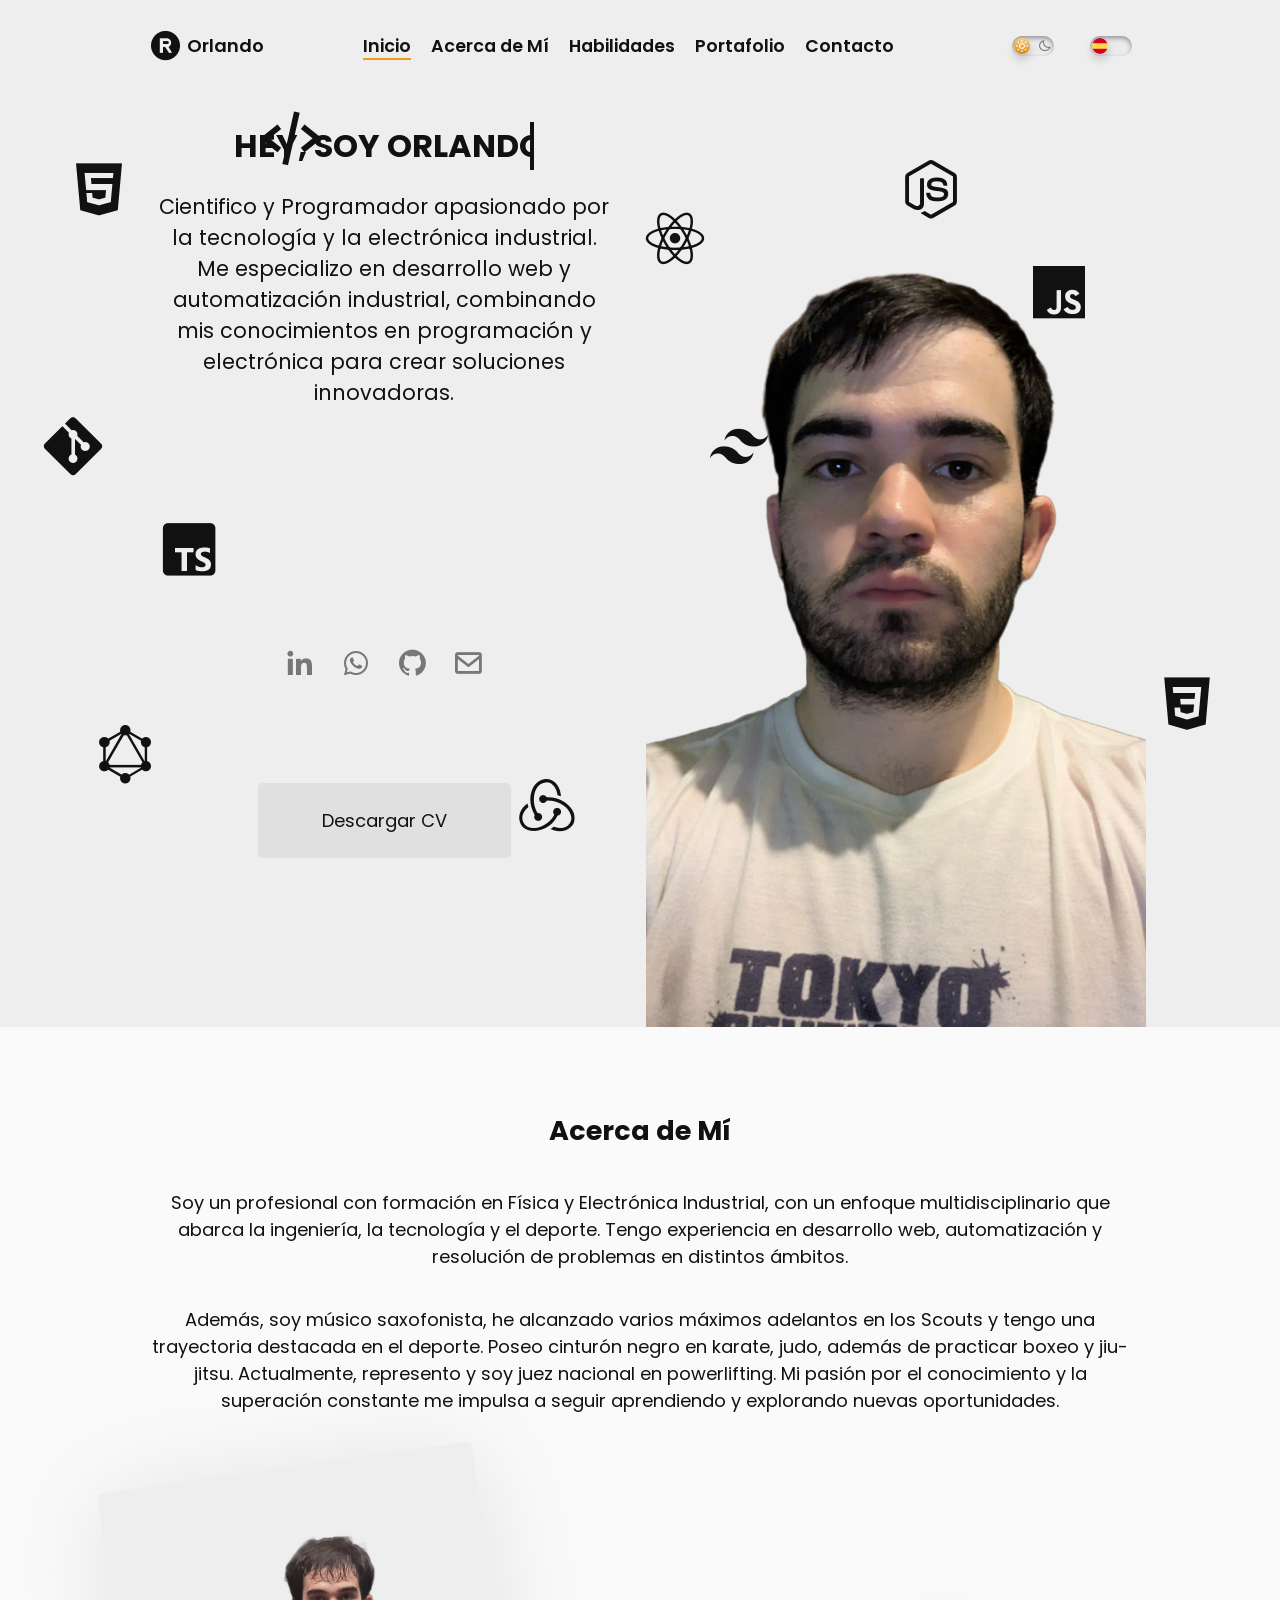
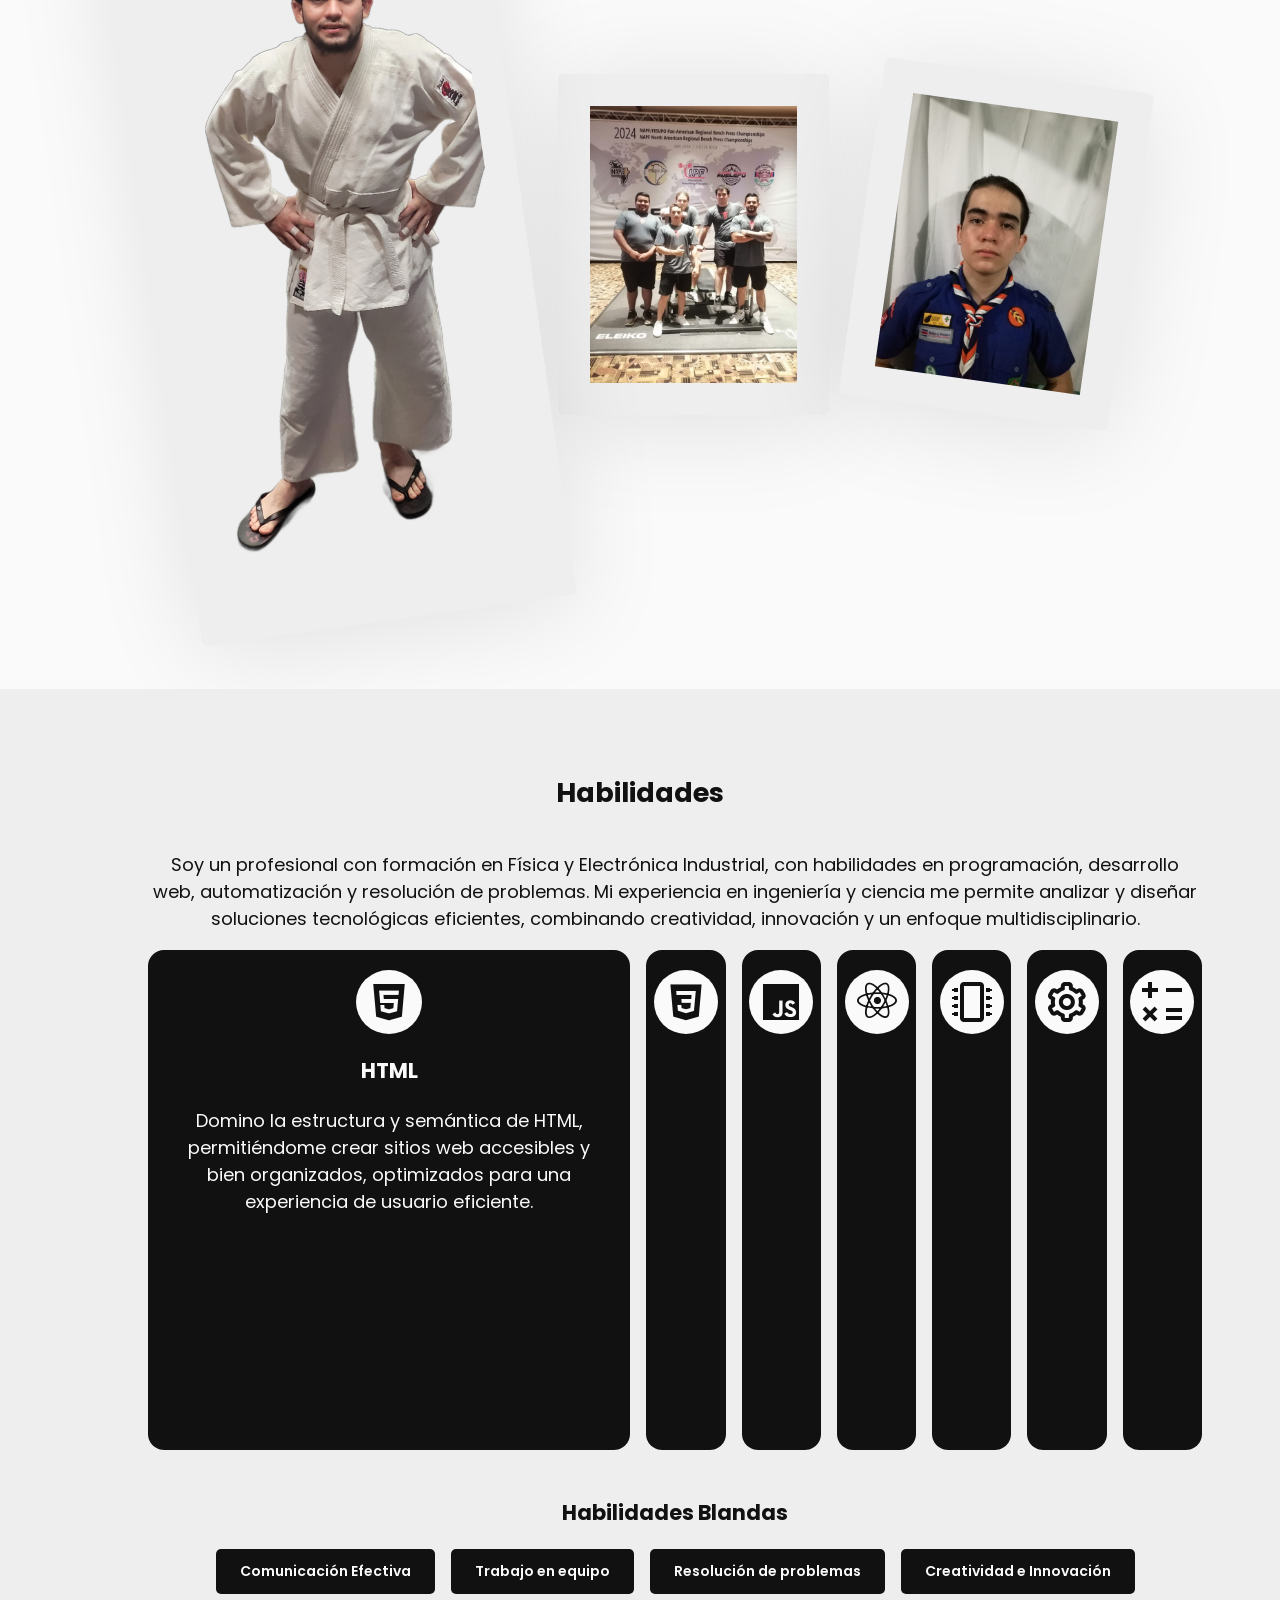
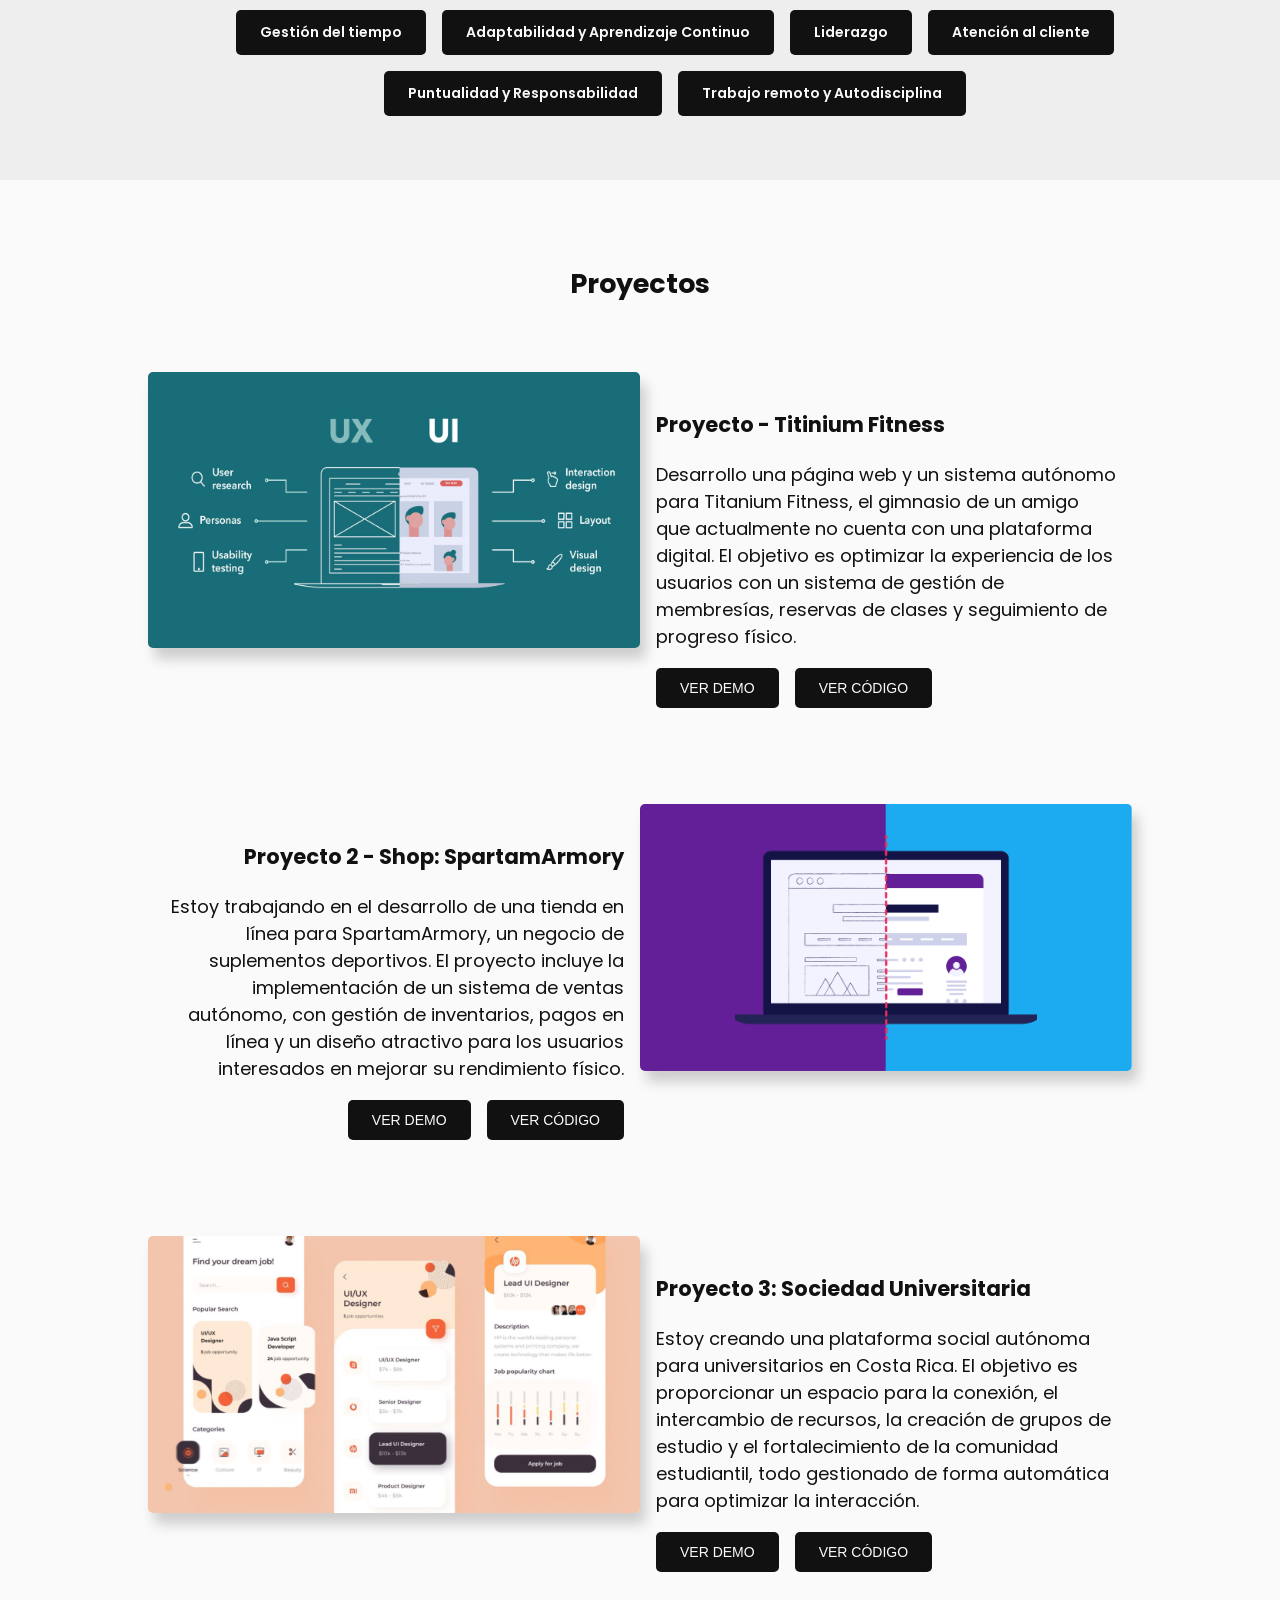
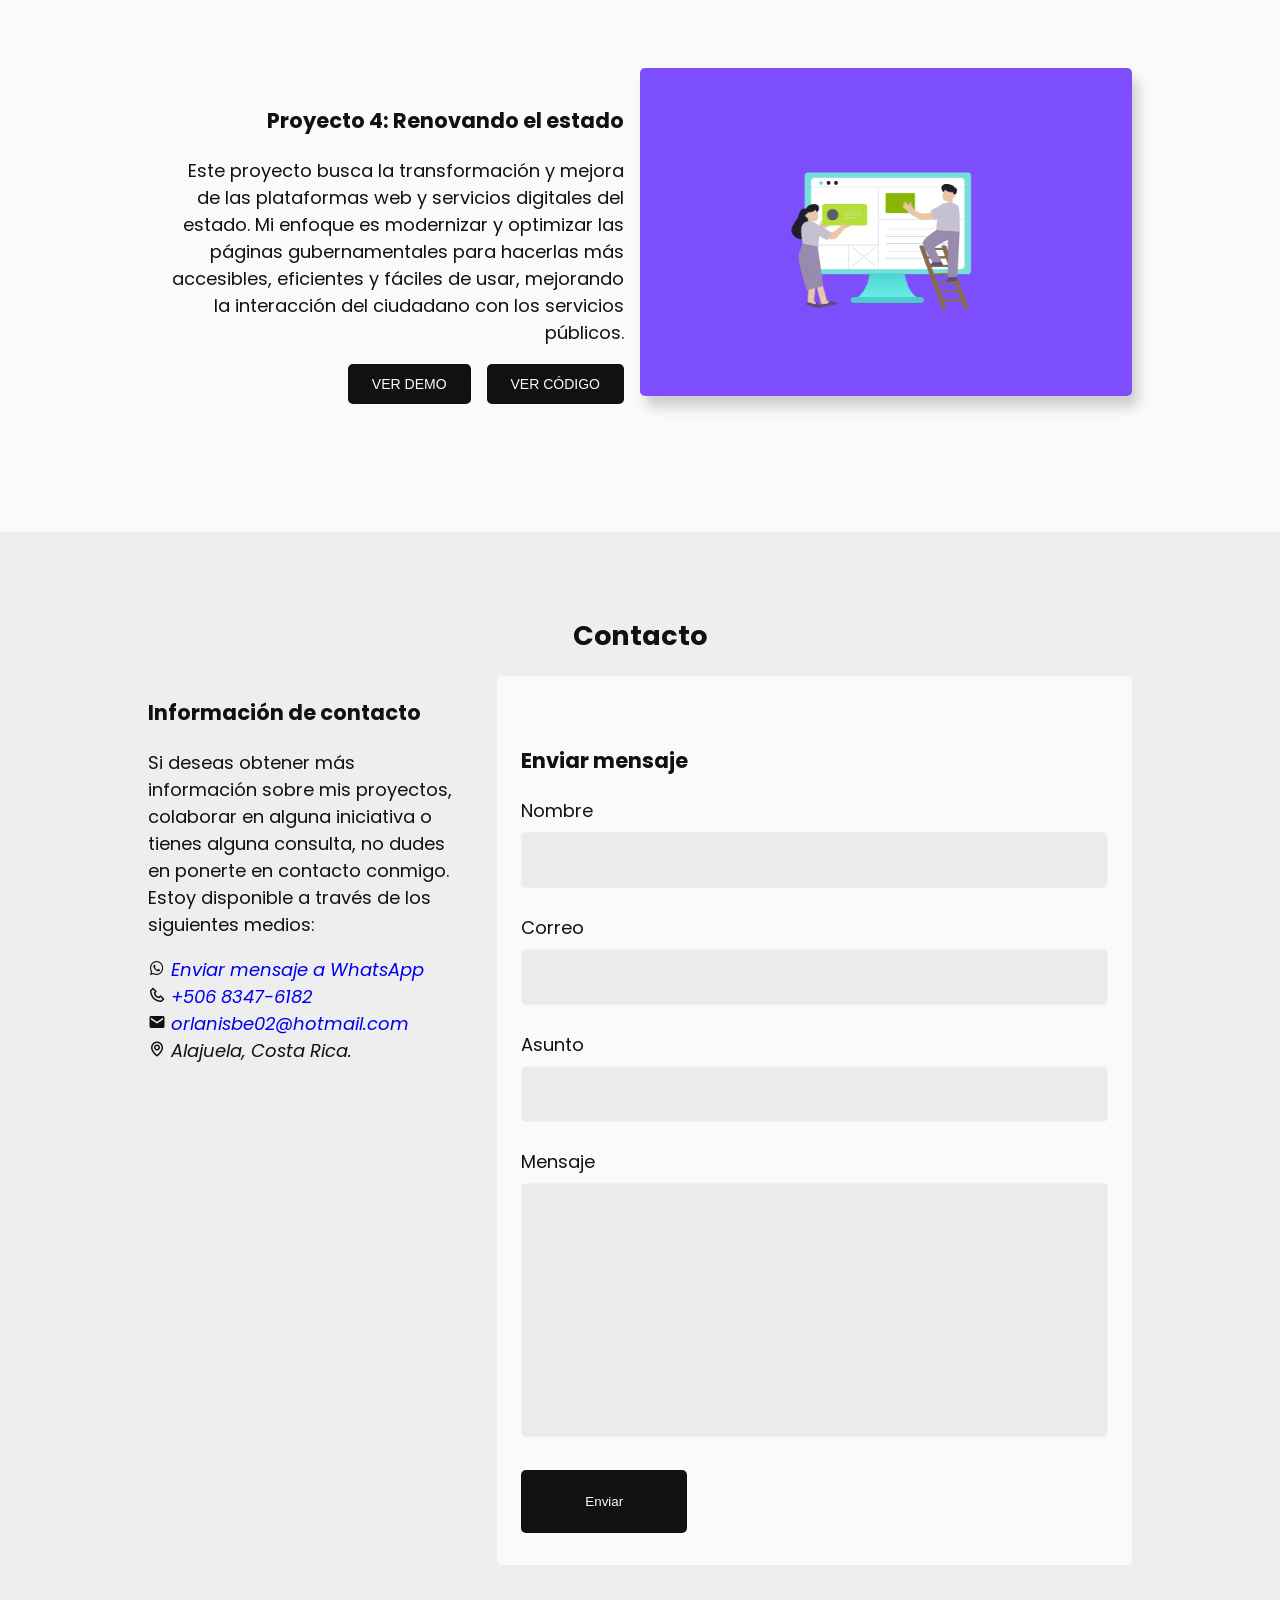
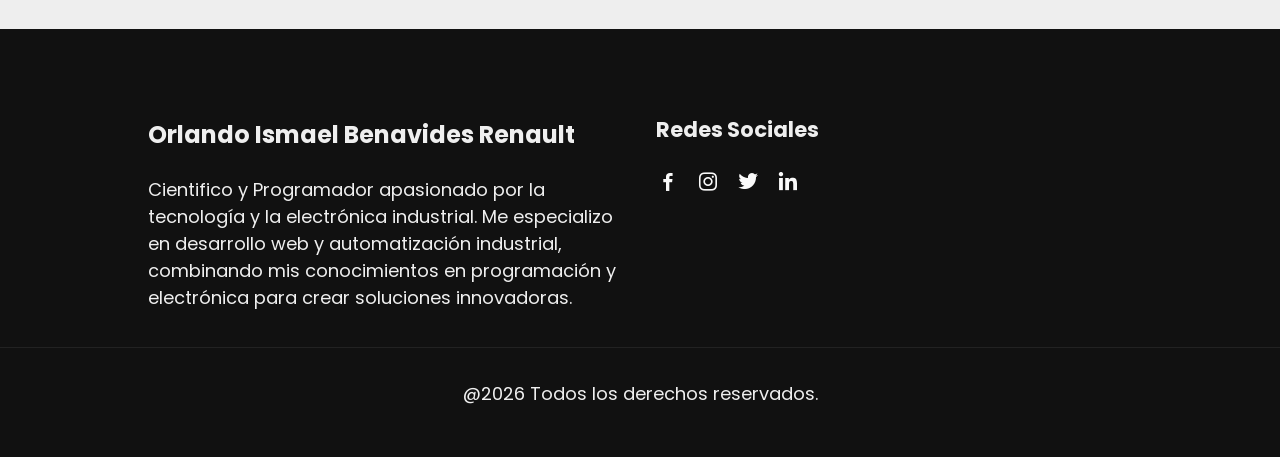
<file: index.html>
<!DOCTYPE html>
<html lang="es">

<head>
  <meta charset="UTF-8" />
  <meta http-equiv="X-UA-Compatible" content="IE=edge" />
  <meta name="viewport" content="width=device-width, initial-scale=1.0" />
  <meta name="author" content="Orlando Ismael Benavides Renault" />
  <meta name="description" content="Perfil profesional, Portafolio Programador y información persoanl" />
  <meta name="keywords" content="programación, profesional, Perfil, Portafolio, Curriculum" />
  <meta name="theme-color" content="#09f" />
  <meta name="view-transition" content="same-origin" />
  <!-- Iconos  -->
  <link href="https://unpkg.com/boxicons@2.1.4/css/boxicons.min.css" rel="stylesheet" />
  <!-- Fuente  -->
  <link rel="preconnect" href="https://fonts.googleapis.com">
  <link rel="preconnect" href="https://fonts.gstatic.com" crossorigin>
  <link
    href="https://fonts.googleapis.com/css2?family=Poppins:ital,wght@0,100;0,200;0,300;0,400;0,500;0,600;0,700;0,800;0,900;1,100;1,200;1,300;1,400;1,500;1,600;1,700;1,800;1,900&display=swap"
    rel="stylesheet">
  <title>Portafolio</title>
  <link rel="icon" href="assets/img/logo.png" type="image/png" />
  <link rel="stylesheet" href="assets/css/style.css" />
  <script type="module" src="assets/js/main.js"></script>
</head>

<body>
  <!-- Loader -->
  <div class="loader flex--container">
    <svg xmlns="http://www.w3.org/2000/svg" viewBox="0 0 237 268" class="loader__logo">
      <path fill="currentColor"
        d="M108.473 2.81055C114.675 -0.783262 122.325 -0.783265 128.527 2.81055L226.74 59.7212C232.912 63.298 236.712 69.8919 236.712 77.0259V190.974C236.712 198.108 232.912 204.702 226.74 208.279L128.527 265.189C122.325 268.783 114.675 268.783 108.473 265.189L10.2601 208.279C4.08755 204.702 0.287529 198.108 0.287529 190.974V77.0259C0.287529 69.8919 4.08754 63.298 10.2601 59.7212L108.473 2.81055Z">
      </path>
    </svg>
  </div>
  <!-- header  -->
  <header class="header">
    <nav class="navbar grid--container flex--container">
      <a class="navbar__logo flex--container" href="#"><i class="bx bxs-registered"></i>Orlando</a>

      <div id="nav" class="navbar__menu spanish">
        <a href="#close"><i class="bx bx-x btn__close navbar__icon flex--container"></i></a>

        <ul class="navbar__list flex--container">
          <li class="navbar__item">
            <a class="navbar__link active" href="#home">Inicio</a>
          </li>
          <li class="navbar__item">
            <a class="navbar__link" href="#about">Acerca de Mí</a>
          </li>
          <li class="navbar__item">
            <a class="navbar__link" href="#skills">Habilidades</a>
          </li>
          <li class="navbar__item">
            <a class="navbar__link" href="#projects">Portafolio</a>
          </li>
          <li class="navbar__item">
            <a class="navbar__link" href="#contact">Contacto</a>
          </li>
        </ul>
      </div>

      <div class="navbar__toggles flex--container">
        <div class="navbar__toggle--darkmode flex--container">
          <input type="checkbox" name="color-scheme" id="darkmode-toggle" class="navbar__toggle--darkmode-input" />
          <label for="darkmode-toggle" class="navbar__toggle--darkmode-label">
            <i class="bx bx-sun navbar__toggle--darkmode-sun"></i>
            <i class="bx bx-moon navbar__toggle--darkmode-moon"></i>
          </label>
        </div>
        <div class="navbar__toggle--language flex--container">
          <input type="checkbox" name="language-toggle" id="language-toggle" class="navbar__toggle--language-input" />
          <label for="language-toggle" class="navbar__toggle--language-label"></label>
        </div>
      </div>
      <a href="#nav"><i class="bx bx-menu btn__open navbar__icon"></i></a>
    </nav>
  </header>

  <main>
    <section id="home" class="home">
      <i class="bx bxl-html5 home__layer home__layer--1" data-speed="-5"></i>
      <i class="bx bxl-javascript home__layer home__layer--2" data-speed="5"></i>
      <i class="bx bxl-css3 home__layer home__layer--3" data-speed="2"></i>
      <i class="bx bxl-nodejs home__layer home__layer--4" data-speed="6"></i>
      <i class="bx bxl-react home__layer home__layer--5" data-speed="8"></i>
      <i class="bx bxl-tailwind-css home__layer home__layer--6" data-speed="-2"></i>
      <i class="bx bxl-redux home__layer home__layer--7" data-speed="4"></i>
      <i class="bx bxl-typescript home__layer home__layer--8" data-speed="-2"></i>
      <i class="bx bxl-git home__layer home__layer--9" data-speed="6"></i>
      <i class="bx bxl-graphql home__layer home__layer--10" data-speed="-7"></i>
      <i class="bx bx-code-alt home__layer home__layer--11" data-speed="-5"></i>
      <div class="home__container grid--container">
        <div class="home__image">
          <img src="assets/img/profile.png" alt="profile photo" title="Tu nombre" />
        </div>

        <ul class="home__social flex--container">
          <li class="home__social-item">
            <a class="home__social-link" href="#" target="_blank"><i class="bx bxl-linkedin"></i></a>
          </li>
          <li class="home__social-item">
            <a class="home__social-link" href="#" target="_blank"><i class="bx bxl-whatsapp"></i></a>
          </li>
          <li class="home__social-item">
            <a class="home__social-link" href="#" target="_blank"><i class="bx bxl-github"></i></a>
          </li>
          <li class="home__social-item">
            <a class="home__social-link" href="#" target="_blank"><i class="bx bx-envelope"></i></a>
          </li>
        </ul>

        <div class="home__info">
          <h1 class="home__title">Hey, soy Orlando</h1>

          <p class="home__description">
            Cientifico y Programador apasionado por la tecnología y la electrónica industrial. Me especializo en
            desarrollo web y automatización industrial, combinando mis conocimientos en programación y electrónica para
            crear soluciones innovadoras.
          </p>
        </div>

        <div class="home__buttons">
          <a class="btn btn--primary" href="" title="Descargar mi CV" download="my_cv" rel="noreferrer nofollow">
            Descargar CV
          </a>
        </div>
      </div>
    </section>
    <section id="about" class="about section">
      <h2 class="section__title">Acerca de Mí</h2>

      <div class="about__container grid--container">
        <p class="about__description">
          Soy un profesional con formación en Física y Electrónica Industrial, con un enfoque multidisciplinario que
          abarca la ingeniería, la tecnología y el deporte. Tengo experiencia en desarrollo web, automatización y
          resolución de problemas en distintos ámbitos.
        </p>
        <p class="about__description">
          Además, soy músico saxofonista, he alcanzado varios máximos adelantos en los Scouts y tengo una trayectoria
          destacada en el deporte. Poseo cinturón negro en karate, judo, además de practicar boxeo y jiu-jitsu.
          Actualmente, represento y soy juez nacional en powerlifting. Mi pasión por el conocimiento y la superación
          constante me impulsa a seguir aprendiendo y explorando nuevas oportunidades.
        </p>

        <div class="about__cards flex--container">
          <!--Card 1 -->
          <div class="about__card">
            <img class="about__card--img" src="assets/img/me_1.png" alt="Laborando como ingeniero"
              title="Laborando como ingeniero" />
          </div>
          <!--Card 2 -->
          <div class="about__card">
            <img class="about__card--img" src="assets/img/me_2.jpg" alt="Laborando como diseñador"
              title="Laborando como diseñador" />
          </div>
          <!--Card 3 -->
          <div class="about__card">
            <img class="about__card--img" src="assets/img/me_3.jpg" alt="Trabajando en equipo"
              title="rabajando en equipo" />
          </div>
        </div>
      </div>
    </section>
    <section id="skills" class="skills section">
      <h2 class="section__title">Habilidades</h2>

      <div class="skills__container grid--container">
        <p class="skills__description flex--container">
          Soy un profesional con formación en Física y Electrónica Industrial, con habilidades en programación,
          desarrollo web, automatización y resolución de problemas. Mi experiencia en ingeniería y ciencia me permite
          analizar y diseñar soluciones tecnológicas eficientes, combinando creatividad, innovación y un enfoque
          multidisciplinario.
        </p>

        <div class="skills__wrapper flex--container">
          <div class="skills__cards flex--container">
            <!--Card 1 -->
            <details class="skills__cards-container" name="moreInfo" open>
              <summary class="skills__cards-title flex--container">
                <i class="bx bxl-html5 flex--container"></i>
              </summary>
              <div class="skills__card-container">
                <h3 class="skills__card-title">HTML</h3>

                <p class="skills__card-description">
                  Domino la estructura y semántica de HTML, permitiéndome crear sitios web accesibles y bien
                  organizados, optimizados para una experiencia de usuario eficiente.
                </p>
              </div>
            </details>
            <!--Card 2 -->
            <details class="skills__cards-container" name="moreInfo">
              <summary class="skills__cards-title flex--container">
                <i class="bx bxl-css3 flex--container"></i>
              </summary>
              <div class="skills__card-container">
                <h3 class="skills__card-title">CSS</h3>

                <p class="skills__card-description">
                  Utilizo CSS para diseñar interfaces modernas y responsivas, aplicando principios de diseño visual,
                  animaciones y variables para una mejor gestión del estilo.
                </p>
              </div>
            </details>
            <!--Card 3 -->
            <details class="skills__cards-container" name="moreInfo">
              <summary class="skills__cards-title flex--container">
                <i class="bx bxl-javascript flex--container"></i>
              </summary>
              <div class="skills__card-container">
                <h3 class="skills__card-title">Javascript</h3>

                <p class="skills__card-description">
                  Manejo JavaScript para el desarrollo web interactivo, creando funcionalidades dinámicas y mejorando la
                  experiencia del usuario en aplicaciones web.
                </p>
              </div>
            </details>
            <!--Card 4 -->
            <details class="skills__cards-container" name="moreInfo">
              <summary class="skills__cards-title flex--container">
                <i class="bx bxl-react flex--container"></i>
              </summary>
              <div class="skills__card-container">
                <h3 class="skills__card-title">React</h3>

                <p class="skills__card-description">
                  Desarrollo aplicaciones con React, utilizando componentes reutilizables, hooks y gestión eficiente del
                  estado para construir interfaces escalables y dinámicas.
                </p>
              </div>
            </details>
            <details class="skills__cards-container" name="moreInfo">
              <summary class="skills__cards-title flex--container">
                <i class='bx bx-microchip flex--container'></i>
              </summary>
              <div class="skills__card-container">
                <h3 class="skills__card-title">PLC</h3>

                <p class="skills__card-description">
                  Tengo experiencia en la programación de PLCs, implementando automatización de procesos industriales
                  con lenguajes estructurados y diagramas de escalera.
                </p>
              </div>
            </details>
            <details class="skills__cards-container" name="moreInfo">
              <summary class="skills__cards-title flex--container">
                <i class='bx bx-cog flex--container'></i>
              </summary>
              <div class="skills__card-container">
                <h3 class="skills__card-title">Automatización Industrial</h3>

                <p class="skills__card-description">
                  Integro hardware y software para optimizar procesos industriales, combinando sensores, actuadores y
                  sistemas de control para mejorar la eficiencia y precisión.
                </p>
              </div>
            </details>
            <details class="skills__cards-container" name="moreInfo">
              <summary class="skills__cards-title flex--container">
                <i class='bx bx-math flex--container'></i>
              </summary>
              <div class="skills__card-container">
                <h3 class="skills__card-title">Fisico y Matematico</h3>

                <p class="skills__card-description">
                  Cuento con una sólida formación en física y matemáticas, lo que me permite analizar, modelar y
                  resolver problemas complejos en ingeniería y tecnología.
                </p>
              </div>
            </details>
          </div>
        </div>
        <div class="skills__tags flex--container">
          <h3 class="skills__tags-title">Habilidades Blandas</h3>
          <div class="skills__tags-container flex--container">
            <span class="skills__tag">Comunicación Efectiva</span>
            <span class="skills__tag">Trabajo en equipo</span>
            <span class="skills__tag">Resolución de problemas</span>
            <span class="skills__tag">Creatividad e Innovación</span>
            <span class="skills__tag">Gestión del tiempo</span>
            <span class="skills__tag">Adaptabilidad y Aprendizaje Continuo</span>
            <span class="skills__tag">Liderazgo</span>
            <span class="skills__tag">Atención al cliente</span>
            <span class="skills__tag">Puntualidad y Responsabilidad</span>
            <span class="skills__tag">Trabajo remoto y Autodisciplina</span>
          </div>
        </div>
      </div>
    </section>
    <section id="projects" class="projects section">
      <h2 class="section__title">Proyectos</h2>

      <div class="projects__container grid--container">
        <div class="projects__project">
          <div class="projects__inner grid--container">
            <div class="projects__image">
              <img src="assets/img/project1.jpg" alt="project 1" title="Ecommerce Vanilla" />
            </div>

            <div class="projects__info">
              <h3 class="projects__name">Proyecto - Titinium Fitness</h3>
              <p class="projects__description">
                Desarrollo una página web y un sistema autónomo para Titanium Fitness, el gimnasio de un amigo que
                actualmente no cuenta con una plataforma digital. El objetivo es optimizar la experiencia de los
                usuarios con un sistema de gestión de membresías, reservas de clases y seguimiento de progreso físico.
              </p>

              <div class="projects__buttons">
                <button class="btn projects__button" type="button">
                  VER DEMO
                </button>
                <button class="btn projects__button" type="button">
                  VER CÓDIGO
                </button>
              </div>
            </div>
          </div>
        </div>

        <div class="projects__project">
          <div class="projects__inner grid--container">
            <div class="projects__image">
              <img src="assets/img/project2.png" alt="project 1" title="Consumiendo API Pokemon con React" />
            </div>

            <div class="projects__info">
              <h3 class="projects__name">Proyecto 2 - Shop: SpartamArmory</h3>
              <p class="projects__description">
                Estoy trabajando en el desarrollo de una tienda en línea para SpartamArmory, un negocio de suplementos
                deportivos. El proyecto incluye la implementación de un sistema de ventas autónomo, con gestión de
                inventarios, pagos en línea y un diseño atractivo para los usuarios interesados en mejorar su
                rendimiento físico.
              </p>

              <div class="projects__buttons">
                <button class="btn projects__button" type="button">
                  VER DEMO
                </button>
                <button class="btn projects__button" type="button">
                  VER CÓDIGO
                </button>
              </div>
            </div>
          </div>
        </div>

        <div class="projects__project">
          <div class="projects__inner grid--container">
            <div class="projects__image">
              <img src="assets/img/project3.jpg" alt="project 1" title="CRUD con React" />
            </div>

            <div class="projects__info">
              <h3 class="projects__name">Proyecto 3: Sociedad Universitaria</h3>
              <p class="projects__description">
                Estoy creando una plataforma social autónoma para universitarios en Costa Rica. El objetivo es
                proporcionar un espacio para la conexión, el intercambio de recursos, la creación de grupos de estudio y
                el fortalecimiento de la comunidad estudiantil, todo gestionado de forma automática para optimizar la
                interacción.
              </p>

              <div class="projects__buttons">
                <button class="btn projects__button" type="button">
                  VER DEMO
                </button>
                <button class="btn projects__button" type="button">
                  VER CÓDIGO
                </button>
              </div>
            </div>
          </div>
        </div>

        <div class="projects__project">
          <div class="projects__inner grid--container">
            <div class="projects__image">
              <img src="assets/img/project4.png" alt="project 1" title="Aplicación del tiempo con React" />
            </div>

            <div class="projects__info">
              <h3 class="projects__name">Proyecto 4: Renovando el estado</h3>
              <p class="projects__description">
                Este proyecto busca la transformación y mejora de las plataformas web y servicios digitales del estado.
                Mi enfoque es modernizar y optimizar las páginas gubernamentales para hacerlas más accesibles,
                eficientes y fáciles de usar, mejorando la interacción del ciudadano con los servicios públicos.
              </p>

              <div class="projects__buttons">
                <button class="btn projects__button" type="button">
                  VER DEMO
                </button>
                <button class="btn projects__button" type="button">
                  VER CÓDIGO
                </button>
              </div>
            </div>
          </div>
        </div>
      </div>
    </section>
    <section id="contact" class="contact section">
      <h2 class="section__title">Contacto</h2>

      <div class="contact__container grid--container">
        <div class="contact__info">
          <h3 class="contact__info-title">Información de contacto</h3>
          <p class="contact__info-description">
            Si deseas obtener más información sobre mis proyectos, colaborar en alguna iniciativa o tienes alguna
            consulta, no dudes en ponerte en contacto conmigo. Estoy disponible a través de los siguientes medios:
          </p>

          <address class="contact__info-data">
            <div class="contact__info-item">
              <i class="bx bxl-whatsapp"></i>

              <span class="contact__info-number">
                <a href="https://wa.me/+50683476182?text=Tu%20Mensaje%20De%20Texto" target="_blank"
                  rel="noreferrer nofollow">Enviar mensaje a WhatsApp</a>
              </span>
            </div>

            <div class="contact__info-item">
              <i class="bx bx-phone"></i>

              <span class="contact__info-number">
                <a href="tel:50683476182" target="_blank" rel="noreferrer nofollow">
                  +506 8347-6182
                </a>
              </span>
            </div>

            <div class="contact__info-item">
              <i class="bx bxs-envelope"></i>

              <span class="contact__info-mail">
                <a id="mail" href="mailto:orlanisbe02@hotmail.com" target="_blank" rel="noreferrer nofollow">
                  orlanisbe02@hotmail.com
                </a>
              </span>
            </div>

            <div class="contact__info-item">
              <i class="bx bx-map"></i>

              <span class="contact__info-map"> Alajuela, Costa Rica. </span>
            </div>
          </address>
        </div>
        <div class="contact__form">
          <h3 class="contact__form-title">Enviar mensaje</h3>
          <form id="form" class="contact__form-container">
            <div class="contact__form-group">
              <label for="name" class="contact__form-label">Nombre</label>
              <input type="text" id="name" name="name" class="contact__form-input" />
            </div>

            <div class="contact__form-group">
              <label for="email" class="contact__form-label">Correo</label>
              <input type="email" id="email" name="email" class="contact__form-input" />
            </div>

            <div class="contact__form-group">
              <label for="subject" class="contact__form-label">Asunto</label>
              <input type="text" id="subject" name="subject" class="contact__form-input" />
            </div>

            <div class="contact__form-group">
              <label for="message" class="contact__form-label">Mensaje</label>
              <textarea id="message" name="message" cols="30" rows="10" class="contact__form-input"></textarea>
            </div>
            <dialog class="contact__form-modal" id="modal">
              Formulario enviado con éxito!
              <button type="reset" id="btn_close-modal">Cerrar</button>
            </dialog>

            <button type="submit" class="btn contact__form-button">
              Enviar
            </button>
          </form>
        </div>
      </div>
    </section>
  </main>
  <footer class="footer section">
    <div class="footer__container grid--container">
      <div class="footer__info">
        <h3 class="footer__title">Orlando Ismael Benavides Renault</h3>
        <p class="footer__description">
          Cientifico y Programador apasionado por la tecnología y la electrónica industrial. Me especializo en
          desarrollo web y automatización industrial, combinando mis conocimientos en programación y electrónica para
          crear soluciones innovadoras.
        </p>
      </div>

      <div class="footer__social">
        <h3 class="footer__title">Redes Sociales</h3>

        <ul class="footer__social-list">
          <li class="footer__social-item">
            <a class="footer__social-link" href="https://www.facebook.com/profile.php?id=100015714459956"
              target="_blank" rel="noreferrer nofollow"><i class="bx bxl-facebook"></i></a>
          </li>

          <li class="footer__social-item">
            <a class="footer__social-link" href="https://www.instagram.com/orlando.renault/" target="_blank"
              rel="noreferrer nofollow"><i class="bx bxl-instagram"></i></a>
          </li>

          <li class="footer__social-item">
            <a class="footer__social-link" href="#" target="_blank" rel="noreferrer nofollow"><i
                class="bx bxl-twitter"></i></a>
          </li>

          <li class="footer__social-item">
            <a class="footer__social-link"
              href="https://www.linkedin.com/feed/?trk=guest_homepage-basic_nav-header-signin" target="_blank"
              rel="noreferrer nofollow"><i class="bx bxl-linkedin"></i></a>
          </li>
        </ul>
      </div>
    </div>

    <p class="footer__copy"><span id="currentyear"></span> Todos los derechos reservados.</p>
  </footer>
</body>

</html>
</file>
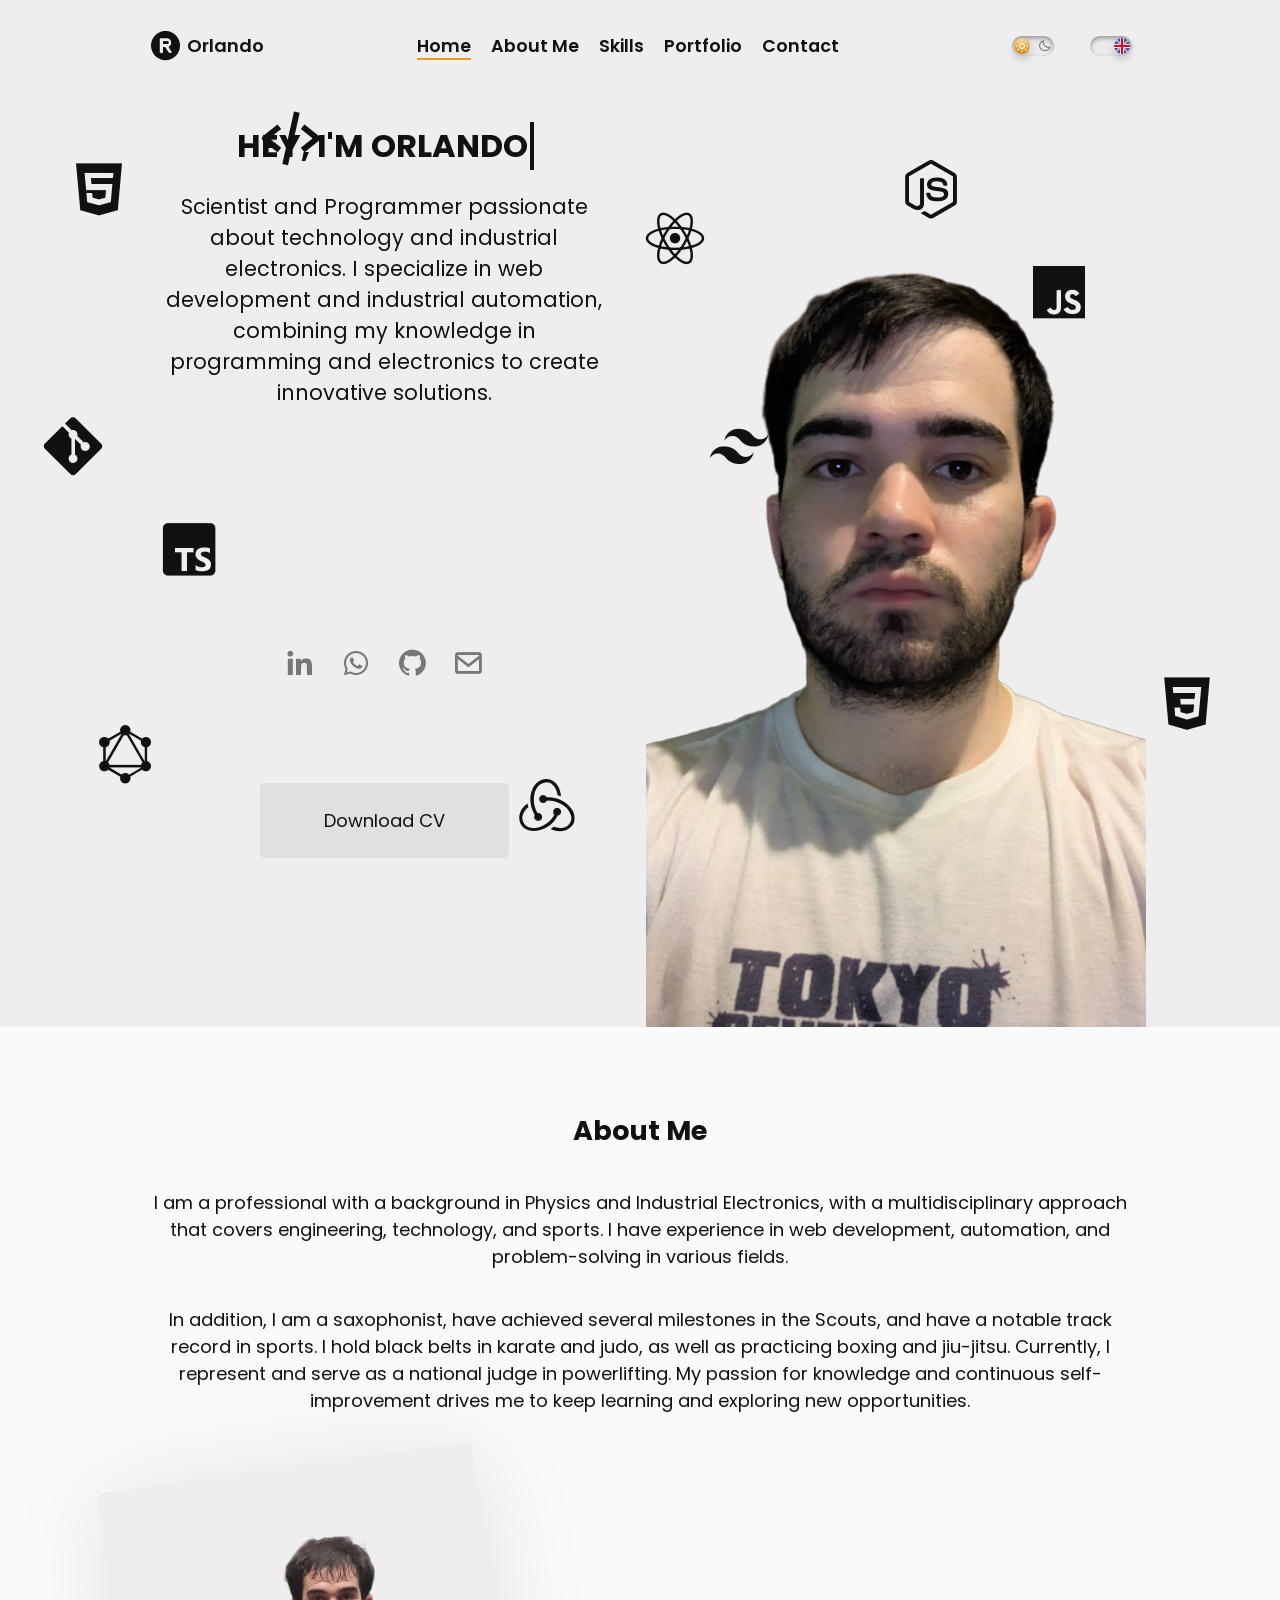
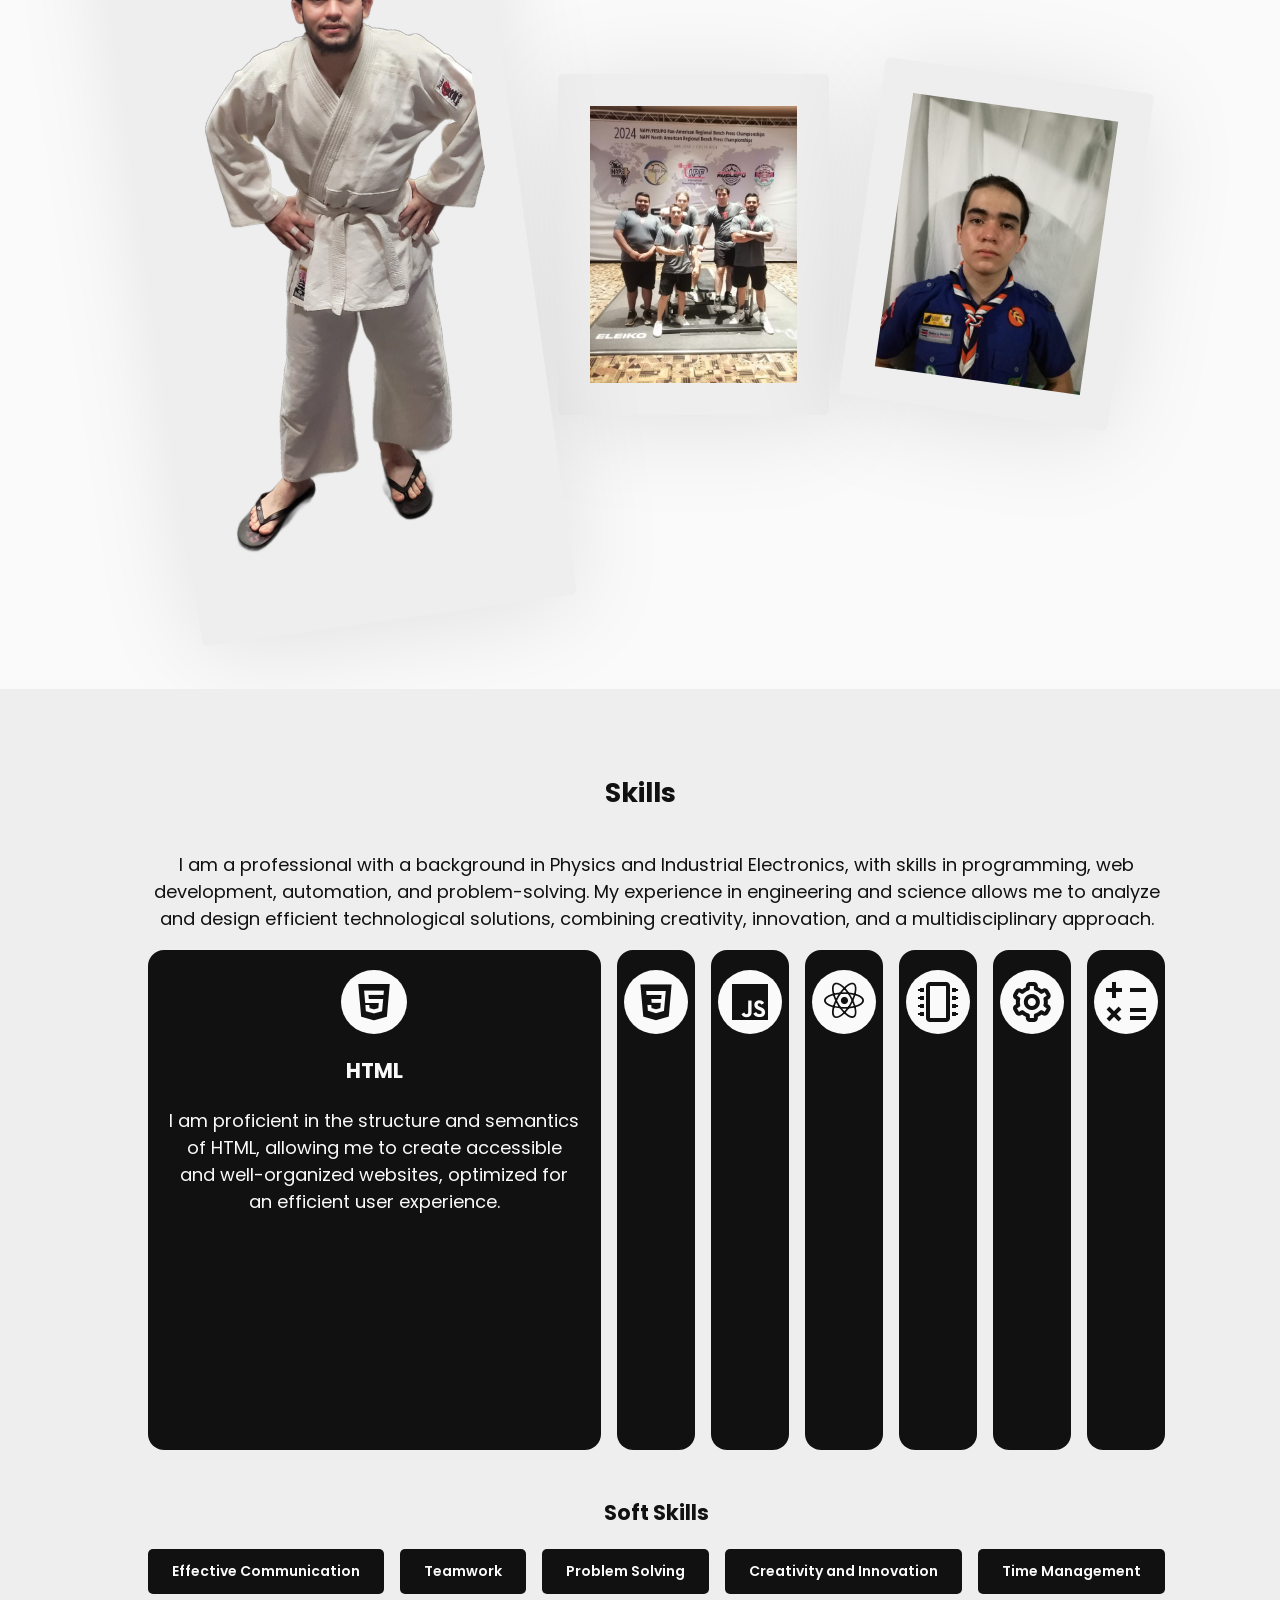
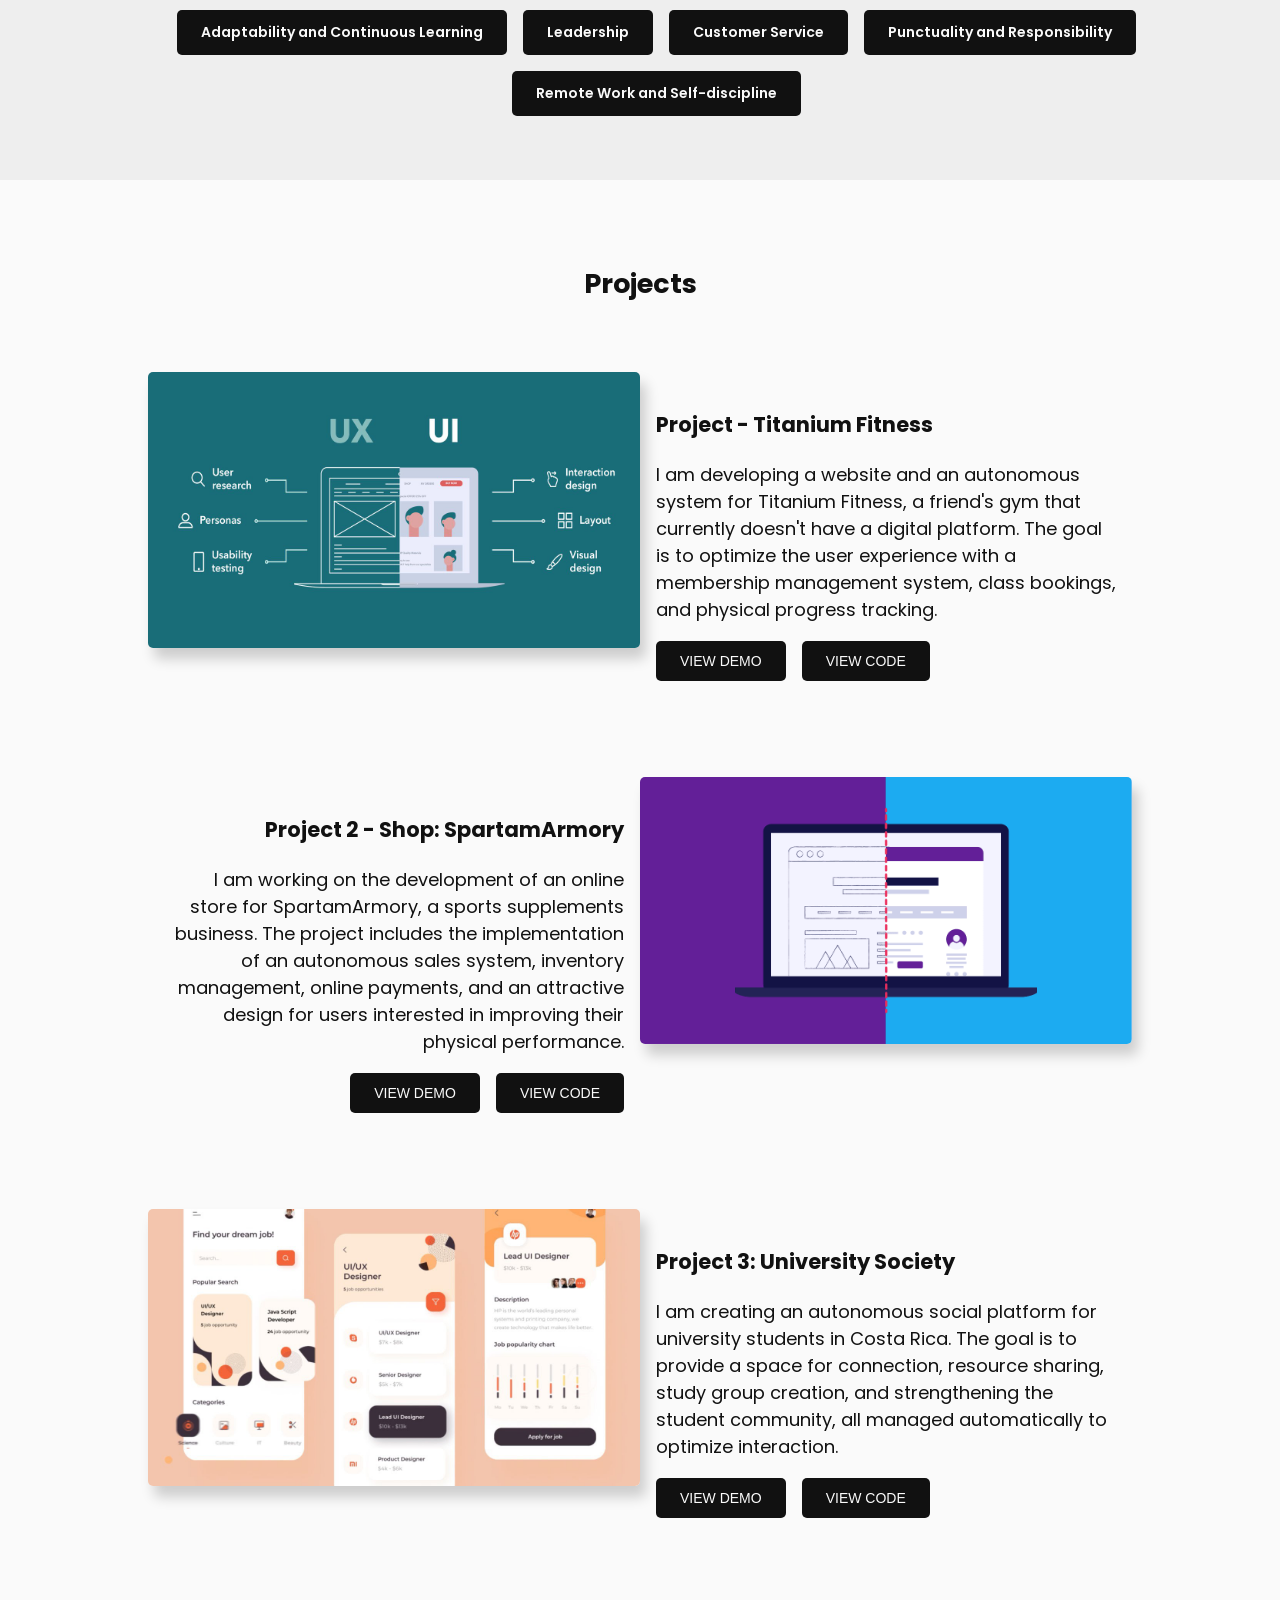
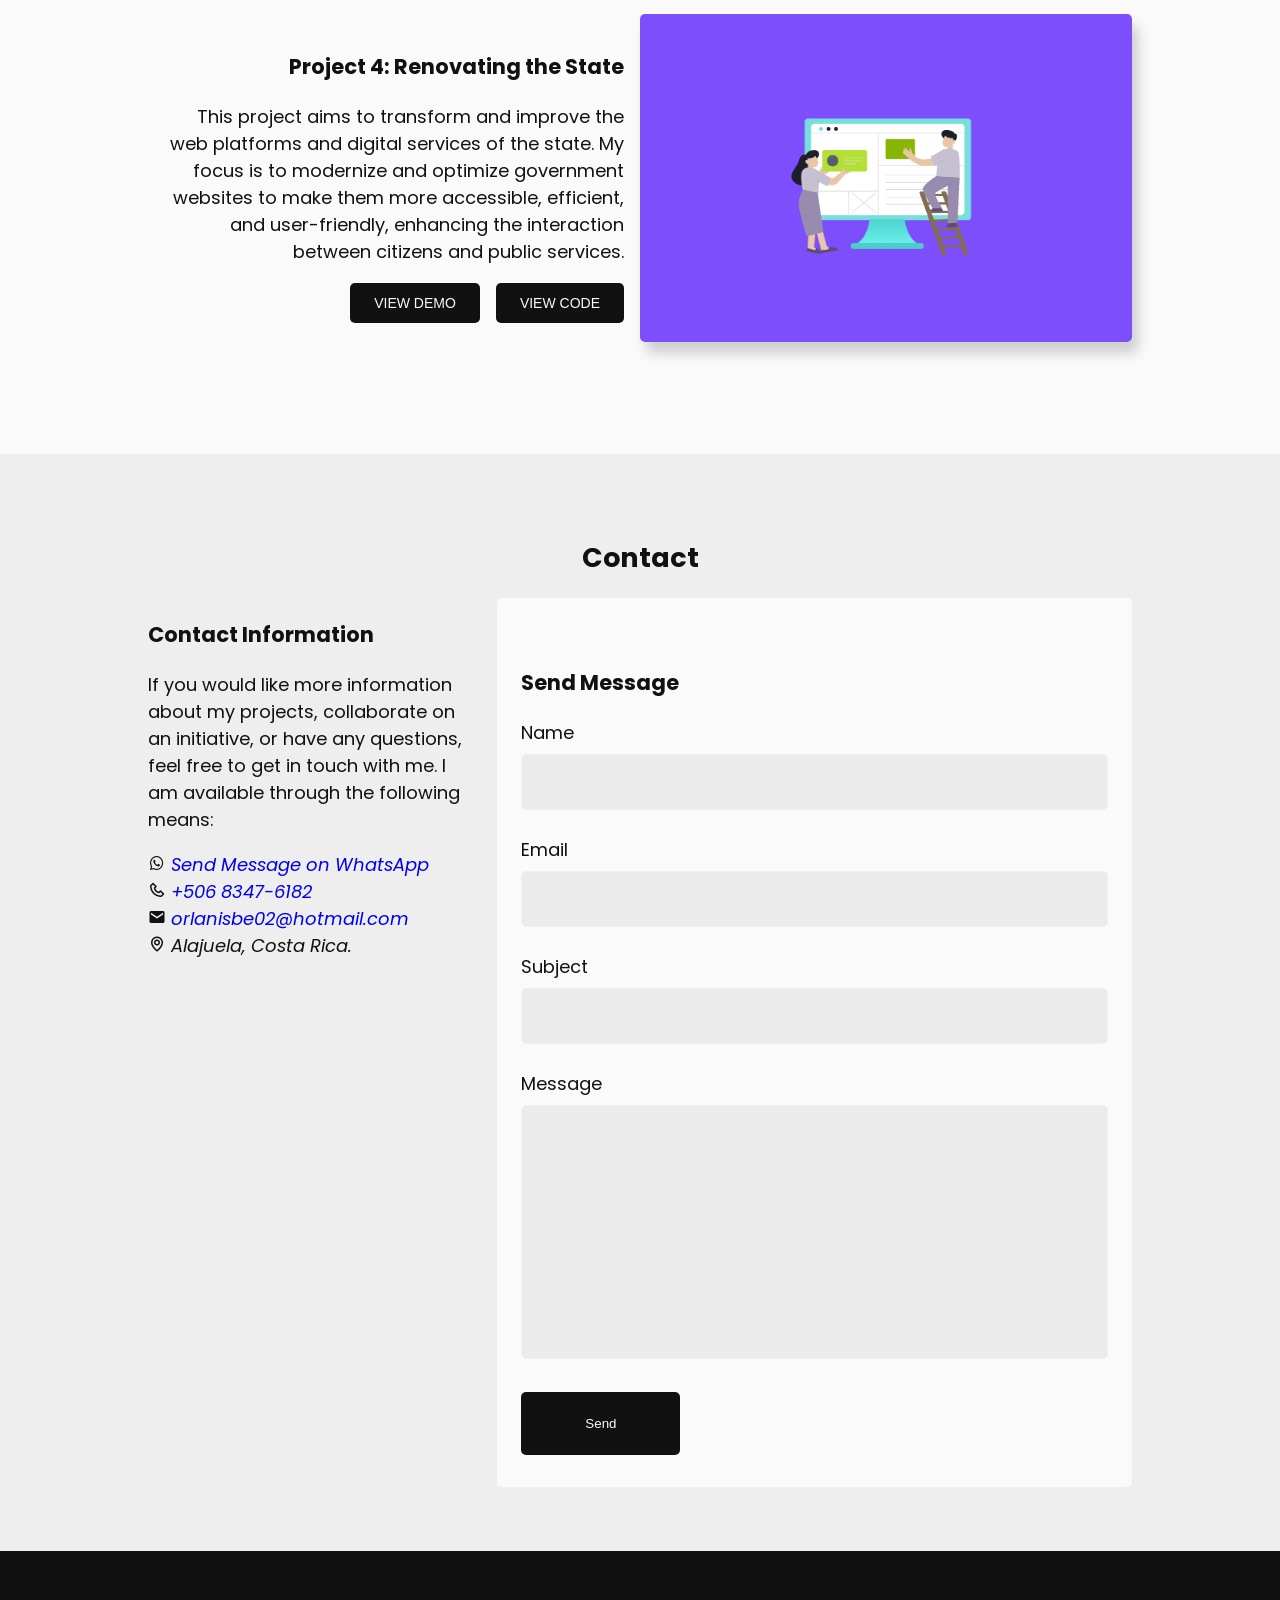
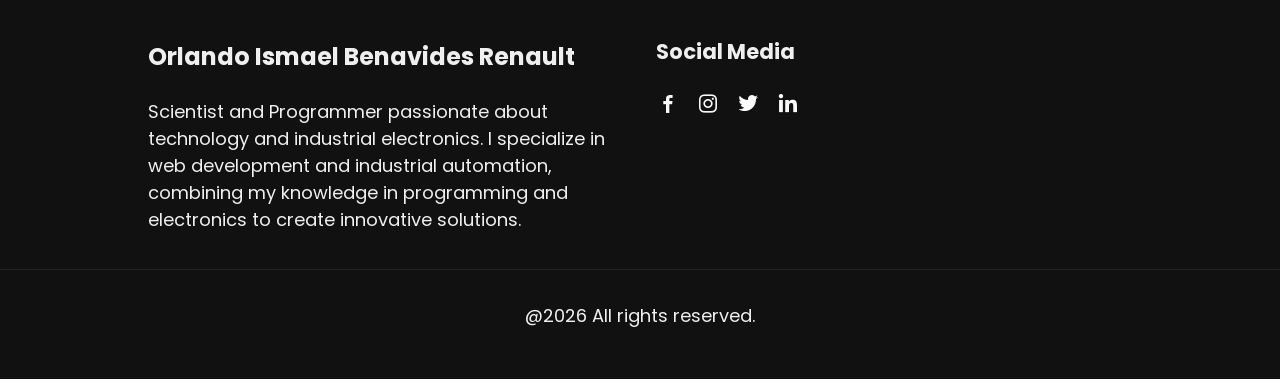
<file: assets/html/ingles.html>
<!DOCTYPE html>
<html lang="en">

<head>
  <meta charset="UTF-8" />
  <meta http-equiv="X-UA-Compatible" content="IE=edge" />
  <meta name="viewport" content="width=device-width, initial-scale=1.0" />
  <meta name="author" content="Orlando Ismael Benavides Renault" />
  <meta name="description" content="Perfil profesional, Portafolio Programador y información persoanl" />
  <meta name="keywords" content="programación, profesional, Perfil, Portafolio, Curriculum" />
  <meta name="theme-color" content="#09f" />
  <meta name="view-transition" content="same-origin" />
  <!-- Iconos  -->
  <link href="https://unpkg.com/boxicons@2.1.4/css/boxicons.min.css" rel="stylesheet" />
  <!-- Fuente  -->
  <link rel="preconnect" href="https://fonts.googleapis.com">
  <link rel="preconnect" href="https://fonts.gstatic.com" crossorigin>
  <link
    href="https://fonts.googleapis.com/css2?family=Poppins:ital,wght@0,100;0,200;0,300;0,400;0,500;0,600;0,700;0,800;0,900;1,100;1,200;1,300;1,400;1,500;1,600;1,700;1,800;1,900&display=swap"
    rel="stylesheet">
  <title>Portafolio</title>
  <link rel="icon" href="../img/logo.png" type="image/png" />
  <link rel="stylesheet" href="../css/style.css" />
  <script type="module" src="../js/main.js"></script>
</head>

<body>
  <!-- Loader -->
  <div class="loader flex--container">
    <svg xmlns="http://www.w3.org/2000/svg" viewBox="0 0 237 268" class="loader__logo">
      <path fill="currentColor"
        d="M108.473 2.81055C114.675 -0.783262 122.325 -0.783265 128.527 2.81055L226.74 59.7212C232.912 63.298 236.712 69.8919 236.712 77.0259V190.974C236.712 198.108 232.912 204.702 226.74 208.279L128.527 265.189C122.325 268.783 114.675 268.783 108.473 265.189L10.2601 208.279C4.08755 204.702 0.287529 198.108 0.287529 190.974V77.0259C0.287529 69.8919 4.08754 63.298 10.2601 59.7212L108.473 2.81055Z">
      </path>
    </svg>
  </div>
  <!-- header  -->
  <header class="header">
    <nav class="navbar grid--container flex--container">
      <a class="navbar__logo flex--container" href="#"><i class="bx bxs-registered"></i>Orlando</a>

      <div id="nav" class="navbar__menu spanish">
        <a href="#close"><i class="bx bx-x btn__close navbar__icon flex--container"></i></a>

        <ul class="navbar__list flex--container">
          <li class="navbar__item">
            <a class="navbar__link active" href="#home">Home</a>
          </li>
          <li class="navbar__item">
            <a class="navbar__link" href="#about">About Me</a>
          </li>
          <li class="navbar__item">
            <a class="navbar__link" href="#skills">Skills</a>
          </li>
          <li class="navbar__item">
            <a class="navbar__link" href="#projects">Portfolio</a>
          </li>
          <li class="navbar__item">
            <a class="navbar__link" href="#contact">Contact</a>
          </li>
        </ul>
      </div>

      <div class="navbar__toggles flex--container">
        <div class="navbar__toggle--darkmode flex--container">
          <input type="checkbox" name="color-scheme" id="darkmode-toggle" class="navbar__toggle--darkmode-input" />
          <label for="darkmode-toggle" class="navbar__toggle--darkmode-label">
            <i class="bx bx-sun navbar__toggle--darkmode-sun"></i>
            <i class="bx bx-moon navbar__toggle--darkmode-moon"></i>
          </label>
        </div>
        <div class="navbar__toggle--language flex--container">
          <input type="checkbox" name="language-toggle" id="language-toggle" class="navbar__toggle--language-input" />
          <label for="language-toggle" class="navbar__toggle--language-label"></label>
        </div>
      </div>
      <a href="#nav"><i class="bx bx-menu btn__open navbar__icon"></i></a>
    </nav>
  </header>

  <main>
    <section id="home" class="home">
      <i class="bx bxl-html5 home__layer home__layer--1" data-speed="-5"></i>
      <i class="bx bxl-javascript home__layer home__layer--2" data-speed="5"></i>
      <i class="bx bxl-css3 home__layer home__layer--3" data-speed="2"></i>
      <i class="bx bxl-nodejs home__layer home__layer--4" data-speed="6"></i>
      <i class="bx bxl-react home__layer home__layer--5" data-speed="8"></i>
      <i class="bx bxl-tailwind-css home__layer home__layer--6" data-speed="-2"></i>
      <i class="bx bxl-redux home__layer home__layer--7" data-speed="4"></i>
      <i class="bx bxl-typescript home__layer home__layer--8" data-speed="-2"></i>
      <i class="bx bxl-git home__layer home__layer--9" data-speed="6"></i>
      <i class="bx bxl-graphql home__layer home__layer--10" data-speed="-7"></i>
      <i class="bx bx-code-alt home__layer home__layer--11" data-speed="-5"></i>
      <div class="home__container grid--container">
        <div class="home__image">
          <img src="../img/profile.png" alt="profile photo" title="Tu nombre" />
        </div>

        <ul class="home__social flex--container">
          <li class="home__social-item">
            <a class="home__social-link" href="#" target="_blank"><i class="bx bxl-linkedin"></i></a>
          </li>
          <li class="home__social-item">
            <a class="home__social-link" href="#" target="_blank"><i class="bx bxl-whatsapp"></i></a>
          </li>
          <li class="home__social-item">
            <a class="home__social-link" href="#" target="_blank"><i class="bx bxl-github"></i></a>
          </li>
          <li class="home__social-item">
            <a class="home__social-link" href="#" target="_blank"><i class="bx bx-envelope"></i></a>
          </li>
        </ul>

        <div class="home__info">
          <h1 class="home__title">Hey, I'm Orlando</h1>

          <p class="home__description">
            Scientist and Programmer passionate about technology and industrial electronics. I specialize in web
            development and industrial automation, combining my knowledge in programming and electronics to create
            innovative solutions.
          </p>
        </div>

        <div class="home__buttons">
          <a class="btn btn--primary" href="" title="Descargar mi CV" download="my_cv" rel="noreferrer nofollow">
            Download CV
          </a>
        </div>
      </div>
    </section>
    <section id="about" class="about section">
      <h2 class="section__title">About Me</h2>

      <div class="about__container grid--container">
        <p class="about__description">
          I am a professional with a background in Physics and Industrial Electronics, with a multidisciplinary approach
          that covers engineering, technology, and sports. I have experience in web development, automation, and
          problem-solving in various fields.
        </p>
        <p class="about__description">
          In addition, I am a saxophonist, have achieved several milestones in the Scouts, and have a notable track
          record in sports. I hold black belts in karate and judo, as well as practicing boxing and jiu-jitsu.
          Currently, I represent and serve as a national judge in powerlifting. My passion for knowledge and continuous
          self-improvement drives me to keep learning and exploring new opportunities.
        </p>

        <div class="about__cards flex--container">
          <!--Card 1 -->
          <div class="about__card">
            <img class="about__card--img" src="../img/me_1.png" alt="Laborando como ingeniero"
              title="Laborando como ingeniero" />
          </div>
          <!--Card 2 -->
          <div class="about__card">
            <img class="about__card--img" src="../img/me_2.jpg" alt="Laborando como diseñador"
              title="Laborando como diseñador" />
          </div>
          <!--Card 3 -->
          <div class="about__card">
            <img class="about__card--img" src="../img/me_3.jpg" alt="Trabajando en equipo"
              title="rabajando en equipo" />
          </div>
        </div>
      </div>
    </section>
    <section id="skills" class="skills section">
      <h2 class="section__title">Skills</h2>

      <div class="skills__container grid--container">
        <p class="skills__description flex--container">
          I am a professional with a background in Physics and Industrial Electronics, with skills in programming, web
          development, automation, and problem-solving. My experience in engineering and science allows me to analyze
          and design efficient technological solutions, combining creativity, innovation, and a multidisciplinary
          approach.
        </p>

        <div class="skills__wrapper flex--container">
          <div class="skills__cards flex--container">
            <!--Card 1 -->
            <details class="skills__cards-container" name="moreInfo" open>
              <summary class="skills__cards-title flex--container">
                <i class="bx bxl-html5 flex--container"></i>
              </summary>
              <div class="skills__card-container">
                <h3 class="skills__card-title">HTML</h3>

                <p class="skills__card-description">
                  I am proficient in the structure and semantics of HTML, allowing me to create accessible and
                  well-organized websites, optimized for an efficient user experience.
                </p>
              </div>
            </details>
            <!--Card 2 -->
            <details class="skills__cards-container" name="moreInfo">
              <summary class="skills__cards-title flex--container">
                <i class="bx bxl-css3 flex--container"></i>
              </summary>
              <div class="skills__card-container">
                <h3 class="skills__card-title">CSS</h3>

                <p class="skills__card-description">
                  I use CSS to design modern and responsive interfaces, applying principles of visual design,
                  animations, and variables for better style management.
                </p>
              </div>
            </details>
            <!--Card 3 -->
            <details class="skills__cards-container" name="moreInfo">
              <summary class="skills__cards-title flex--container">
                <i class="bx bxl-javascript flex--container"></i>
              </summary>
              <div class="skills__card-container">
                <h3 class="skills__card-title">Javascript</h3>

                <p class="skills__card-description">
                  I handle JavaScript for interactive web development, creating dynamic functionalities and enhancing
                  the user experience in web applications.
                </p>
              </div>
            </details>
            <!--Card 4 -->
            <details class="skills__cards-container" name="moreInfo">
              <summary class="skills__cards-title flex--container">
                <i class="bx bxl-react flex--container"></i>
              </summary>
              <div class="skills__card-container">
                <h3 class="skills__card-title">React</h3>

                <p class="skills__card-description">
                  I develop applications with React, using reusable components, hooks, and efficient state management to
                  build scalable and dynamic interfaces.
                </p>
              </div>
            </details>
            <details class="skills__cards-container" name="moreInfo">
              <summary class="skills__cards-title flex--container">
                <i class='bx bx-microchip flex--container'></i>
              </summary>
              <div class="skills__card-container">
                <h3 class="skills__card-title">PLC</h3>

                <p class="skills__card-description">
                  I have experience in programming PLCs, implementing industrial process automation with structured
                  languages and ladder diagrams.
                </p>
              </div>
            </details>
            <details class="skills__cards-container" name="moreInfo">
              <summary class="skills__cards-title flex--container">
                <i class='bx bx-cog flex--container'></i>
              </summary>
              <div class="skills__card-container">
                <h3 class="skills__card-title">Industrial Automation</h3>

                <p class="skills__card-description">
                  I integrate hardware and software to optimize industrial processes, combining sensors, actuators, and
                  control systems to improve efficiency and accuracy.
                </p>
              </div>
            </details>
            <details class="skills__cards-container" name="moreInfo">
              <summary class="skills__cards-title flex--container">
                <i class='bx bx-math flex--container'></i>
              </summary>
              <div class="skills__card-container">
                <h3 class="skills__card-title">Physicist and Mathematician</h3>

                <p class="skills__card-description">
                  I have a strong background in physics and mathematics, which allows me to analyze, model, and solve
                  complex problems in engineering and technology.
                </p>
              </div>
            </details>
          </div>
        </div>
        <div class="skills__tags flex--container">
          <h3 class="skills__tags-title">Soft Skills</h3>
          <div class="skills__tags-container flex--container">
            <span class="skills__tag">Effective Communication</span>
            <span class="skills__tag">Teamwork</span>
            <span class="skills__tag">Problem Solving</span>
            <span class="skills__tag">Creativity and Innovation</span>
            <span class="skills__tag">Time Management</span>
            <span class="skills__tag">Adaptability and Continuous Learning</span>
            <span class="skills__tag">Leadership</span>
            <span class="skills__tag">Customer Service</span>
            <span class="skills__tag">Punctuality and Responsibility</span>
            <span class="skills__tag">Remote Work and Self-discipline</span>
          </div>
        </div>
      </div>
    </section>
    <section id="projects" class="projects section">
      <h2 class="section__title">Projects</h2>

      <div class="projects__container grid--container">
        <div class="projects__project">
          <div class="projects__inner grid--container">
            <div class="projects__image">
              <img src="../img/project1.jpg" alt="project 1" title="Ecommerce Vanilla" />
            </div>

            <div class="projects__info">
              <h3 class="projects__name">Project - Titanium Fitness</h3>
              <p class="projects__description">
                I am developing a website and an autonomous system for Titanium Fitness, a friend's gym that currently
                doesn't have a digital platform. The goal is to optimize the user experience with a membership
                management system, class bookings, and physical progress tracking.
              </p>

              <div class="projects__buttons">
                <button class="btn projects__button" type="button">
                  VIEW DEMO
                </button>
                <button class="btn projects__button" type="button">
                  VIEW CODE
                </button>
              </div>
            </div>
          </div>
        </div>

        <div class="projects__project">
          <div class="projects__inner grid--container">
            <div class="projects__image">
              <img src="../img/project2.png" alt="project 1" title="Consumiendo API Pokemon con React" />
            </div>

            <div class="projects__info">
              <h3 class="projects__name">Project 2 - Shop: SpartamArmory</h3>
              <p class="projects__description">
                I am working on the development of an online store for SpartamArmory, a sports supplements business. The
                project includes the implementation of an autonomous sales system, inventory management, online
                payments, and an attractive design for users interested in improving their physical performance.
              </p>

              <div class="projects__buttons">
                <button class="btn projects__button" type="button">
                  VIEW DEMO
                </button>
                <button class="btn projects__button" type="button">
                  VIEW CODE
                </button>
              </div>
            </div>
          </div>
        </div>

        <div class="projects__project">
          <div class="projects__inner grid--container">
            <div class="projects__image">
              <img src="../img/project3.jpg" alt="project 1" title="CRUD con React" />
            </div>

            <div class="projects__info">
              <h3 class="projects__name">Project 3: University Society</h3>
              <p class="projects__description">
                I am creating an autonomous social platform for university students in Costa Rica. The goal is to
                provide a space for connection, resource sharing, study group creation, and strengthening the student
                community, all managed automatically to optimize interaction.
              </p>

              <div class="projects__buttons">
                <button class="btn projects__button" type="button">
                  VIEW DEMO
                </button>
                <button class="btn projects__button" type="button">
                  VIEW CODE
                </button>
              </div>
            </div>
          </div>
        </div>

        <div class="projects__project">
          <div class="projects__inner grid--container">
            <div class="projects__image">
              <img src="../img/project4.png" alt="project 1" title="Aplicación del tiempo con React" />
            </div>

            <div class="projects__info">
              <h3 class="projects__name">Project 4: Renovating the State</h3>
              <p class="projects__description">
                This project aims to transform and improve the web platforms and digital services of the state. My focus
                is to modernize and optimize government websites to make them more accessible, efficient, and
                user-friendly, enhancing the interaction between citizens and public services.
              </p>

              <div class="projects__buttons">
                <button class="btn projects__button" type="button">
                  VIEW DEMO
                </button>
                <button class="btn projects__button" type="button">
                  VIEW CODE
                </button>
              </div>
            </div>
          </div>
        </div>
      </div>
    </section>
    <section id="contact" class="contact section">
      <h2 class="section__title">Contact</h2>

      <div class="contact__container grid--container">
        <div class="contact__info">
          <h3 class="contact__info-title">Contact Information</h3>
          <p class="contact__info-description">
            If you would like more information about my projects, collaborate on an initiative, or have any questions,
            feel free to get in touch with me. I am available through the following means:
          </p>

          <address class="contact__info-data">
            <div class="contact__info-item">
              <i class="bx bxl-whatsapp"></i>

              <span class="contact__info-number">
                <a href="https://wa.me/+50683476182?text=Tu%20Mensaje%20De%20Texto" target="_blank"
                  rel="noreferrer nofollow">Send Message on WhatsApp</a>
              </span>
            </div>

            <div class="contact__info-item">
              <i class="bx bx-phone"></i>

              <span class="contact__info-number">
                <a href="tel:50683476182" target="_blank" rel="noreferrer nofollow">
                  +506 8347-6182
                </a>
              </span>
            </div>

            <div class="contact__info-item">
              <i class="bx bxs-envelope"></i>

              <span class="contact__info-mail">
                <a id="mail" href="mailto:orlanisbe02@hotmail.com" target="_blank" rel="noreferrer nofollow">
                  orlanisbe02@hotmail.com
                </a>
              </span>
            </div>

            <div class="contact__info-item">
              <i class="bx bx-map"></i>

              <span class="contact__info-map"> Alajuela, Costa Rica. </span>
            </div>
          </address>
        </div>
        <div class="contact__form">
          <h3 class="contact__form-title">Send Message</h3>
          <form id="form" class="contact__form-container">
            <div class="contact__form-group">
              <label for="name" class="contact__form-label">Name</label>
              <input type="text" id="name" name="name" class="contact__form-input" />
            </div>

            <div class="contact__form-group">
              <label for="email" class="contact__form-label">Email</label>
              <input type="email" id="email" name="email" class="contact__form-input" />
            </div>

            <div class="contact__form-group">
              <label for="subject" class="contact__form-label">Subject</label>
              <input type="text" id="subject" name="subject" class="contact__form-input" />
            </div>

            <div class="contact__form-group">
              <label for="message" class="contact__form-label">Message</label>
              <textarea id="message" name="message" cols="30" rows="10" class="contact__form-input"></textarea>
            </div>
            <dialog class="contact__form-modal" id="modal">
              Form submitted successfully!
              <button type="reset" id="btn_close-modal">Close</button>
            </dialog>

            <button type="submit" class="btn contact__form-button">
              Send
            </button>
          </form>
        </div>
      </div>
    </section>
  </main>
  <footer class="footer section">
    <div class="footer__container grid--container">
      <div class="footer__info">
        <h3 class="footer__title">Orlando Ismael Benavides Renault</h3>
        <p class="footer__description">
          Scientist and Programmer passionate about technology and industrial electronics. I specialize in web
          development and industrial automation, combining my knowledge in programming and electronics to create
          innovative solutions.
        </p>
      </div>

      <div class="footer__social">
        <h3 class="footer__title">Social Media</h3>

        <ul class="footer__social-list">
          <li class="footer__social-item">
            <a class="footer__social-link" href="https://www.facebook.com/profile.php?id=100015714459956"
              target="_blank" rel="noreferrer nofollow"><i class="bx bxl-facebook"></i></a>
          </li>

          <li class="footer__social-item">
            <a class="footer__social-link" href="https://www.instagram.com/orlando.renault/" target="_blank"
              rel="noreferrer nofollow"><i class="bx bxl-instagram"></i></a>
          </li>

          <li class="footer__social-item">
            <a class="footer__social-link" href="#" target="_blank" rel="noreferrer nofollow"><i
                class="bx bxl-twitter"></i></a>
          </li>

          <li class="footer__social-item">
            <a class="footer__social-link"
              href="https://www.linkedin.com/feed/?trk=guest_homepage-basic_nav-header-signin" target="_blank"
              rel="noreferrer nofollow"><i class="bx bxl-linkedin"></i></a>
          </li>
        </ul>
      </div>
    </div>

    <p class="footer__copy"><span id="currentyear"></span> All rights reserved.</p>
  </footer>
</body>

</html>
</file>
<file: assets/css/style.css>
/*
Metodología BEM: https://en.bem.info/methodology/quick-start/
Generador de animaciones: https://animista.net/
Efectos de hover para botones y enlaces: https://ianlunn.github.io/Hover/
Loaders con CSS: https://css-loaders.com/
Sombras con CSS: https://getcssscan.com/css-box-shadow-examples
Frontend Code con ideas geniales: https://codepen.io/
==============================
  * CSS TABLE CONTENT *  
==============================
1. GOOGLE FONT
2. VARIABLES CSS
3. BASE
4. REUSABLE CSS CLASSES
5. HEADER & NAV
6. BREAKPOINTS
==============================
  * END TABLE CONTENT *  
==============================
*/

/* ============= VARIABLES CSS ============= */

:root {
	color-scheme: light dark;

	--header-height: 60px;

	/* Colors */
	--primary-color: light-dark(#111, #ffffffcc);
	--bg-color-section1: light-dark(#eee, #111);
	--bg-color-section2: light-dark(#fafafa, #6a6a6a);
	--bg-color-buttons: light-dark(#e0e0e0, #6a6a6a);

	/* Typografy */
	--normal-font-size: 16px;
	--small-font-size: 12px;

	/* Wight */
	--font-semi-bold: 600;

	/* Margin */
	--mr-2: 16px;
	--mr-3: 20px;
	--mr-4: 26px;

	/* z index */
	--z-fixed: 1;
	--z-modal: 2;

	/* Shadows */
	--box-shadow: 0px 10px 100px #0000001a;
}

/* ============= BASE ============= */
html {
	box-sizing: border-box;
	scroll-behavior: smooth;
	*,
	*::before,
	*::after {
		box-sizing: inherit;
	}
	body {
		font-family: 'Poppins', sans-serif;
		font-size: var(--normal-font-size);
		margin: 0;
		color: var(--primary-color);
	}
	ul {
		list-style: none;
		margin: 0;
		padding: 0;
	}

	a {
		text-decoration: none;
	}

	img {
		max-width: 100%;
		height: auto;
		display: block;
	}
	/* darkmode  */
	&:has([name='color-scheme']:checked) {
		color-scheme: dark;
	}
	&:has([name='color-scheme']) {
		color-scheme: light;
	}
}

/* ============= REUSABLE CLASSES ============= */
.section {
	padding: 4rem 0;
	.section__title {
		text-align: center;
		margin: var(--mr-3) 0;
	}
}

.grid--container {
	max-width: 1024px;
	display: grid;
	margin: 0 auto;
	padding: 0 var(--mr-3);
}

.flex--container {
	display: flex;
	justify-content: center;
	align-items: center;
}

.btn {
	display: inline-block;
	padding: 1.5rem 4rem;
	border: none;
	outline: none;
	border-radius: 5px;
	cursor: pointer;
	transition: all 0.3s ease-in-out;
	color: var(--bg-color-section2);
	background-color: var(--primary-color);

	&:hover {
		translate: 0px -4px;
		box-shadow: 0px 3px 10px #ee991a;
	}
}

.btn--primary {
	color: var(--primary-color);
	background-color: var(--bg-color-buttons);
}

::-webkit-scrollbar {
	width: 10px;
}

::-webkit-scrollbar-track {
	background: transparent;
}

::-webkit-scrollbar-thumb {
	background: var(--bg-color-buttons);
	border-radius: 4px;
}

/*===== Loader =====*/
.loader {
	position: fixed;
	top: 0;
	left: 0;
	width: 100%;
	height: 100%;
	background-color: white;
	z-index: 3;
	display: flex;
	align-items: center;
	justify-content: center;
	z-index: 105;
	opacity: 1;
	visibility: visible;
	transition: opacity 0.4s, visibility 0.4s;
	.loader__logo {
		color: #e94959;
		width: 6rem;
		height: 6rem;
		animation: jump 1.1s infinite linear;
	}
}

.loader--hidden {
	opacity: 0;
	visibility: hidden;
}

@keyframes jump {
	50% {
		transform: translateY(-10%) scaleY(1.05);
	}
}

/* ============= Header & NavBar ============= */

.header {
	position: fixed;
	top: 0;
	left: 0;
	width: 100%;
	height: var(--header-height);
	align-content: center;
	background-color: transparent;
	z-index: var(--z-modal);
	animation: animation-bar linear both;
	animation-timeline: scroll(root block);
	animation-range: 0 200px;

	.navbar {
		justify-content: space-between;

		.navbar__logo {
			column-gap: 0.25rem;
			font-weight: var(--font-semi-bold);
			color: var(--primary-color);
		}

		.navbar__menu {
			position: fixed;
			top: -500%;
			left: 0;
			width: 100%;
			border-radius: 0 0 12px 12px;
			background-color: var(--bg-color-section2);
			box-shadow: 0px 1px 9px 2px #00000024;
			padding: 2rem 0;
			transition: all 0.6s;
			z-index: var(--z-modal);

			&:target {
				top: 0;
			}

			.navbar__list {
				flex-direction: column;
				gap: 20px;

				.navbar__item {
					.navbar__link {
						color: var(--primary-color);
						font-size: 1.1rem;
						font-weight: var(--font-semi-bold);
						transition: color 0.3s;

						&:hover {
							color: #ee991a;
						}
					}

					.active {
						border-bottom: 2px solid #ee991a;
					}
				}
			}

			.btn__close {
				position: absolute;
				top: var(--mr-2);
				right: var(--mr-2);
				background-color: var(--bg-color-section1);
				width: 38px;
				height: 38px;
				border-radius: 50%;

				&:hover {
					background-color: #dfdfdf;
				}
			}
		}

		/* toggles  */
		.navbar__toggles {
			gap: 1rem;

			/* darkmode toggle */
			.navbar__toggle--darkmode {
				.navbar__toggle--darkmode-label {
					width: 42px;
					height: 20px;
					position: relative;
					display: block;
					background: #ebebeb;
					border-radius: 20px;
					box-shadow: inset 0px 2px 5px #00000066, inset 0px -2px 5px #ffffff66;
					cursor: pointer;
					transition: 0.3s;

					&::after {
						content: '';
						width: 16px;
						height: 16px;
						position: absolute;
						top: 2px;
						left: 2px;
						background: linear-gradient(180deg, #ffcc89, #d8860b);
						border-radius: 20px;
						box-shadow: 0px 5px 10px #00000033;
						transition: 0.3s;
					}

					&:active::after {
						width: 40px;
					}

					i {
						position: absolute;
						font-size: 14px;
						top: 3px;
						z-index: var(--z-fixed);

						&.navbar__toggle--darkmode-sun {
							left: 3px;
							color: var(--bg-color-section2);
							transition: 0.3s;
						}

						&.navbar__toggle--darkmode-moon {
							right: 2px;
							color: #7e7e7e;
							transition: 0.3s;
						}
					}
				}

				.navbar__toggle--darkmode-input {
					visibility: hidden;

					&:checked + label {
						background: #242424;

						&::after {
							left: 40px;
							transform: translateX(-100%);
							background: linear-gradient(180deg, #777, #3a3a3a);
						}

						.bx-sun {
							color: #7e7e7e;
						}

						.bx-moon {
							color: var(--bg-color-section2);
						}
					}
				}
			}

			/* language toggle */
			.navbar__toggle--language {
				.navbar__toggle--language-label {
					width: 42px;
					height: 20px;
					position: relative;
					display: block;
					background: #ebebeb;
					border-radius: 20px;
					box-shadow: inset 0px 2px 5px #00000066, inset 0px -2px 5px #ffffff66;
					cursor: pointer;
					transition: 0.3s;

					&::after {
						content: '';
						width: 16px;
						height: 16px;
						position: absolute;
						top: 2px;
						left: 2px;
						background-image: url(../img/espana.png);
						background-size: cover;
						background-repeat: no-repeat;
						border-radius: 50%;
						box-shadow: 0px 5px 10px #00000033;
						transition: 0.3s;
					}
				}

				.navbar__toggle--language-input {
					visibility: hidden;

					&:checked + label {
						&::after {
							left: 40px;
							transform: translateX(-100%);
							background-image: url(../img/reino-unido.png);
						}
					}
				}
			}
		}
	}
	.btn__open,
	.btn__close,
	.navbar__logo i {
		font-size: 2.2rem;
		color: var(--primary-color);
		transition: background 0.3s;
	}
	.btn__open {
		&:hover {
			background-color: #dfdfdf;
		}
	}
}

@keyframes animation-bar {
	to {
		background-color: var(--bg-color-section2);
		backdrop-filter: blur(5px);
		box-shadow: var(--box-shadow);
	}
}

/* ============= Home ============= */
.home {
	background-color: var(--bg-color-section1);
	position: relative;
	overflow: hidden;

	.home__layer {
		position: absolute;
		font-size: 70px;
		color: var(--primary-color);
	}

	.home__layer--1 {
		top: 15%;
		left: 5%;
	}

	.home__layer--2 {
		top: 25%;
		left: 80%;
	}

	.home__layer--3 {
		top: 65%;
		left: 90%;
	}

	.home__layer--4 {
		top: 15%;
		left: 70%;
	}

	.home__layer--5 {
		top: 20%;
		left: 50%;
	}

	.home__layer--6 {
		top: 40%;
		left: 55%;
	}

	.home__layer--7 {
		top: 75%;
		left: 40%;
	}

	.home__layer--8 {
		top: 50%;
		left: 12%;
	}

	.home__layer--9 {
		top: 40%;
		left: 3%;
	}

	.home__layer--10 {
		top: 70%;
		left: 7%;
	}

	.home__layer--11 {
		top: 10%;
		left: 20%;
	}

	.home__container {
		position: relative;
		row-gap: 2rem;
		padding: var(--header-height) 0 3rem;
		.home__image {
			width: clamp(min(320px, 100%), 85vw, 445px);
			height: auto;
			margin: 0 auto;
		}
		.home__social {
			position: absolute;
			top: 10rem;
			left: 1.2rem;
			flex-direction: column;
			row-gap: var(--mr-2);
			.home__social-link {
				color: #777;
				font-size: 1.7rem;
				transition: color 0.3s;
				text-align: center;
				&:hover {
					color: var(--primary-color);
				}
			}
		}
		.home__info {
			.home__title,
			.home__description {
				text-align: center;
			}
			.home__title {
				margin: 0 auto;
				margin-bottom: var(--mr-2);
				text-transform: uppercase;
				border-right: 4px solid;
				white-space: nowrap;
				width: 15ch;
				animation: typing 2s infinite steps(15) alternate,
					blink 0.3s infinite step-end alternate;
				overflow: hidden;
			}
		}
		.home__buttons {
			text-align: center;
		}
	}
}

@keyframes typing {
	from {
		width: 0;
	}
}

@keyframes blink {
	50% {
		border-color: transparent;
	}
}

/* ============= About ============= */
.about {
	background-color: var(--bg-color-section2);
	overflow: hidden;
	.about__container {
		.about__description {
			text-align: center;
		}
		.about__cards {
			margin-top: 2rem;
			flex-direction: column;
			gap: 2rem;
			.about__card {
				background-color: var(--bg-color-section1);
				padding: 2rem;
				border-radius: 5px;
				box-shadow: var(--box-shadow);
				.about__card--img {
					width: 100%;
					height: 100%;
					object-fit: cover;
				}
			}
		}
	}
}

/* ============= skills ============= */
.skills {
	background-color: var(--bg-color-section1);
	.skills__container {
		.skills__description {
			text-align: center;
		}
		/* SLIDER  */
		.skills__wrapper {
			.skills__cards {
				display: flex;
				flex-direction: column;
				gap: 1rem;
				width: 100%;

				.skills__cards-container {
					background-color: var(--primary-color);
					height: 100px;
					padding: 20px;
					border-radius: 1rem;
					text-align: center;
					width: inherit;
					transition: 0.5s cubic-bezier(0.6, -0.28, 0.735, 0.045);
					overflow: hidden;

					.skills__cards-title {
						list-style: none;
						cursor: pointer;
						height: 100%;
						align-items: start;

						.bx {
							width: 50px;
							background-color: var(--bg-color-section2);
							color: var(--primary-color);
							font-size: 3rem;
							border-radius: 50%;
							padding: 8px;
						}
					}
					.skills__card-container {
						color: var(--bg-color-section2);
						height: 300px;
						overflow: hidden;
					}

					&[open] {
						height: 400px;
						.skills__cards-title {
							height: auto;
						}
					}
				}
			}
		}
		.skills__tags {
			flex-direction: column;
			margin-top: var(--mr-4);
			.skills__tags-container {
				flex-wrap: wrap;
				gap: 1rem;
			}
			.skills__tag {
				display: inline-block;
				padding: 0.75rem 1.5rem;
				font-weight: var(--font-semi-bold);
				font-size: var(--small-font-size);
				background-color: var(--primary-color);
				color: var(--bg-color-section2);
				border-radius: 5px;
			}
		}
	}
}

/* ============= Projects ============= */
.projects {
	background-color: var(--bg-color-section2);
	.projects__container {
		gap: 2rem;
		.projects__inner {
			margin: 0;
			.projects__image {
				border-radius: 5px;
				img {
					width: 100%;
					height: auto;
					object-fit: cover;
					border-radius: 5px;
					box-shadow: 6px 11px 13px 0 #0000002e;
					animation: showing linear both;
					animation-timeline: view();
					animation-range: entry 25% cover 35%;
				}
			}
			.projects__info {
				padding: 1rem;
				.projects__buttons {
					display: flex;
					flex-wrap: wrap;
					gap: 1rem;
					.projects__button {
						color: var(--bg-color-section2);
						background-color: var(--primary-color);
						padding: 0.75rem 1.5rem;
						font-size: var(--small-font-size);
					}
				}
			}
		}
	}
}

@keyframes showing {
	from {
		opacity: 0;
		translate: 0 100px;
	}

	to {
		opacity: 1;
		translate: 0 0;
	}
}

/* ============= Contact ============= */
.contact {
	background-color: var(--bg-color-section1);
	.contact__container {
		gap: 2rem;
		.contact__info {
			.contatc__info-data {
				font-style: normal;
				display: flex;
				flex-direction: column;
				gap: 1rem;
				padding: 2rem 0;
			}
		}

		.contact__form {
			width: 100%;
			padding: 3rem 1.5rem 2rem;
			background-color: var(--bg-color-section2);
			border-radius: 5px;
			margin: 0 auto;

			.contact__form-container {
				.contact__form-group {
					margin-bottom: var(--mr-4);

					.contact__form-label {
						display: block;
						margin-bottom: 8px;
					}

					.contact__form-input {
						width: 100%;
						padding: 1rem;
						font-size: 1.2rem;
						font-weight: var(--font-semi-bold);
						border-radius: 5px;
						background-color: #ebebeb;
						border: 1px solid #f0f0f0;
					}

					textarea {
						resize: none;
					}
				}

				.contact__form-modal {
					position: fixed;
					top: 50%;
				}
			}
		}
	}
}

/* ============= Footer ============= */
.footer {
	background-color: #111;
	color: #efefef;
	padding-bottom: 2rem;
	.footer__container {
		gap: 2rem;
		.footer__info {
			.footer__title {
				font-size: 1.5rem;
			}
		}
		.footer__social {
			.footer__social-list {
				display: flex;
				gap: var(--mr-2);
				font-size: 1.5rem;

				.footer__social-link {
					color: var(--bg-color-section2);
					transition: text-shadow 0.3s;
					&:hover {
						text-shadow: 2px 3px #ee991a55;
					}
				}
				.footer__social-link {
					text-align: center;
					margin-top: 2rem;
					margin-bottom: 0;
				}
			}
		}
	}
	.footer__copy {
		text-align: center;
		border-top: 1px solid #222;
		padding-top: 2rem;
	}
}

/* ============= Media Queries ============= */

@media (width >= 768px) {
	:root {
		--header-height: 90px;
		--normal-font-size: 18px;
		--small-font-size: 14px;
	}

	.header {
		.navbar {
			.navbar__menu {
				position: static;
				border-radius: 0;
				background-color: transparent;
				box-shadow: none;

				.navbar__list {
					flex-direction: row;
				}
				.btn__close {
					display: none;
				}
			}
		}
		.btn__open {
			display: none;
		}
	}

	.home {
		.home__container {
			grid-template-columns: repeat(2, 1fr);
			grid-auto-rows: auto;

			.home__image {
				width: clamp(min(375px, 100%), 48vw, 500px);
				grid-column: 2 / 3;
				grid-row: 1 / 4;
				transform: translateY(3.3rem);
			}

			.home__social {
				position: relative;
				top: 0;
				left: 0;
				flex-direction: row;
				gap: 1.5rem;
				grid-row: 2 / 3;

				.home__social-link {
					font-size: 2rem;
				}
			}

			.home__info {
				.home__title {
					margin-top: 2rem;
					font-size: 2rem;
				}

				.home__description {
					font-size: 1.3rem;
					padding: 0 30px;
				}
			}
		}
	}

	.about {
		.about__container {
			.about__cards {
				flex-direction: row;

				.about__card {
					transition: transform 0.2s;

					&:nth-child(1) {
						transform: rotate(-8deg);
					}

					&:nth-child(3) {
						transform: rotate(8deg);
					}

					&:hover {
						z-index: var(--z-fixed);
						cursor: pointer;
						transform: scale(1.1);
					}
				}
			}
		}
	}

	.skills {
		.skills__container {
			/* SLIDER  */
			.skills__wrapper {
				.skills__cards {
					flex-direction: row;
					.skills__cards-container {
						height: 500px;
						width: 130px;
						&[open] {
							height: 500px;
							width: inherit;
						}
					}
				}
			}
		}
	}

	.projects {
		.projects__container {
			padding: 3rem 0;
			gap: 5rem;

			.projects__project {
				.projects__inner {
					grid-template-columns: repeat(2, 1fr);
				}

				&:nth-child(even) {
					.projects__image {
						order: 2;
					}

					.projects__info {
						order: 1;
						text-align: right;
					}

					.projects__buttons {
						justify-content: flex-end;
					}
				}
			}
		}
	}

	.contact {
		.contact__container {
			grid-template-columns: 0.5fr 1fr;
		}
	}

	.footer {
		.footer__container {
			grid-template-columns: repeat(2, 1fr);
		}
	}
}
</file>
